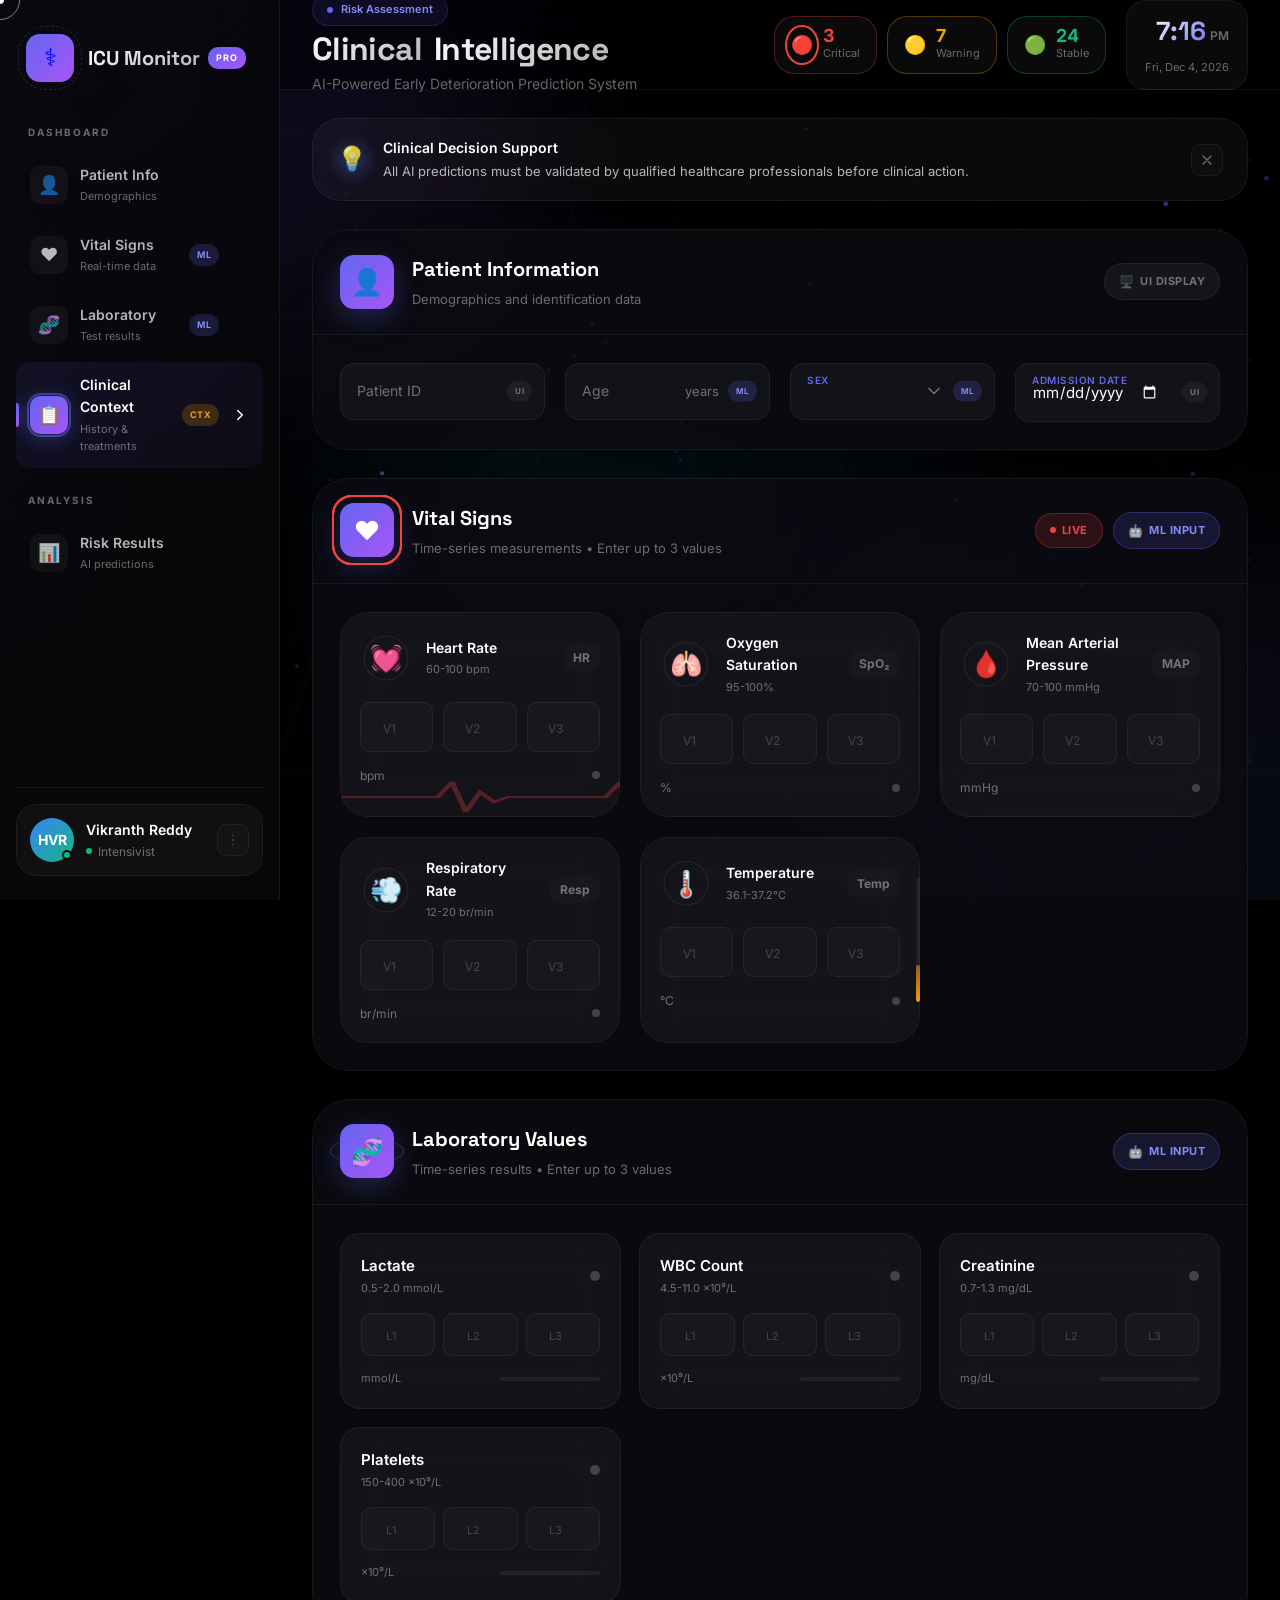
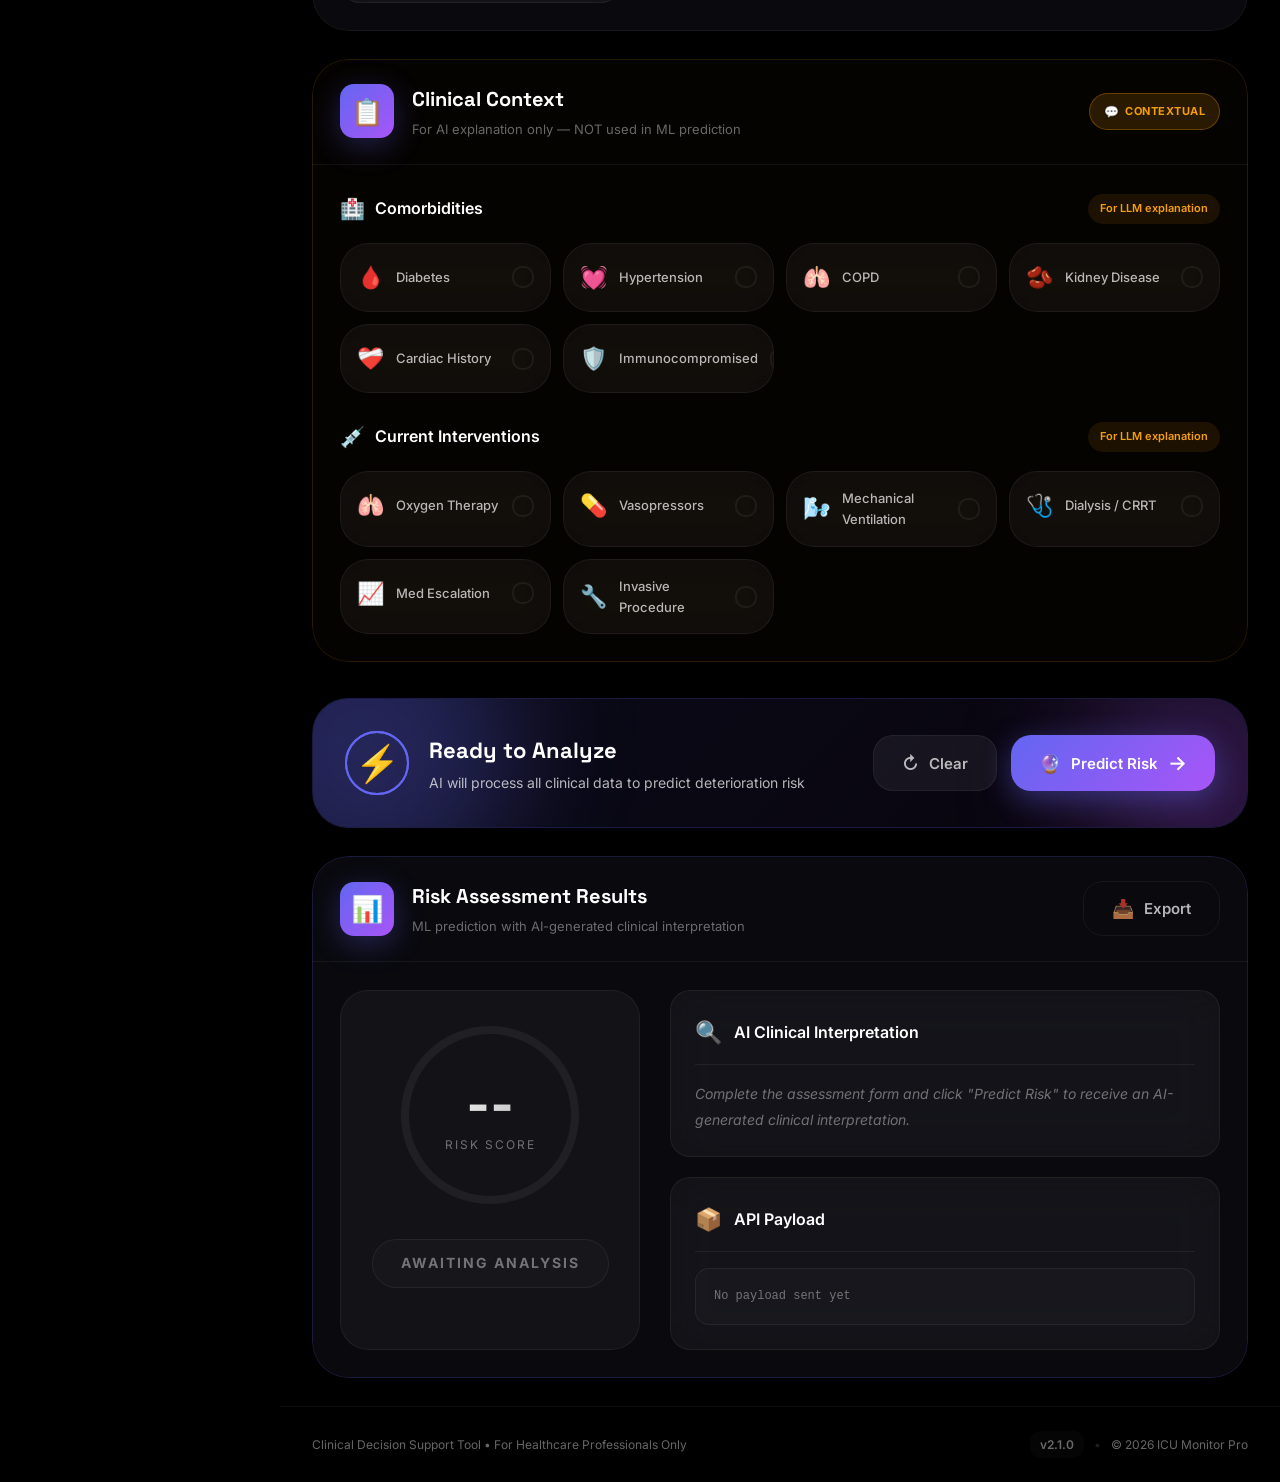
<file: indextest!.html>
<!DOCTYPE html>
<html lang="en">
<head>
    <meta charset="UTF-8">
    <meta name="viewport" content="width=device-width, initial-scale=1.0">
    <title>ICU Monitor Pro | AI Clinical Intelligence</title>
    <link rel="stylesheet" href="stylestest!.css">
    <link href="https://fonts.googleapis.com/css2?family=Inter:wght@300;400;500;600;700;800;900&family=Space+Grotesk:wght@400;500;600;700&display=swap" rel="stylesheet">
</head>
<body>
    <!-- Epic Preloader -->
    <div class="preloader" id="preloader">
        <div class="preloader-bg">
            <div class="preloader-gradient"></div>
        </div>
        <div class="preloader-content">
            <div class="preloader-logo">
                <div class="logo-morph">
                    <svg viewBox="0 0 100 100">
                        <defs>
                            <linearGradient id="preloaderGrad" x1="0%" y1="0%" x2="100%" y2="100%">
                                <stop offset="0%" style="stop-color:#6366f1"/>
                                <stop offset="50%" style="stop-color:#a855f7"/>
                                <stop offset="100%" style="stop-color:#06b6d4"/>
                            </linearGradient>
                        </defs>
                        <circle class="morph-circle" cx="50" cy="50" r="40"/>
                    </svg>
                    <div class="logo-icon-wrap">
                        <span class="logo-icon-main">⚕</span>
                    </div>
                </div>
                <div class="orbit-rings">
                    <div class="orbit orbit-1"><span></span></div>
                    <div class="orbit orbit-2"><span></span></div>
                    <div class="orbit orbit-3"><span></span></div>
                </div>
            </div>
            <div class="preloader-text-wrap">
                <div class="preloader-title">
                    <span class="char">I</span>
                    <span class="char">C</span>
                    <span class="char">U</span>
                    <span class="char space"></span>
                    <span class="char">M</span>
                    <span class="char">O</span>
                    <span class="char">N</span>
                    <span class="char">I</span>
                    <span class="char">T</span>
                    <span class="char">O</span>
                    <span class="char">R</span>
                </div>
                <div class="preloader-subtitle">Clinical Intelligence Platform</div>
            </div>
            <div class="preloader-progress">
                <div class="progress-track">
                    <div class="progress-fill"></div>
                    <div class="progress-glow"></div>
                </div>
                <div class="progress-text">Initializing AI Systems...</div>
            </div>
        </div>
    </div>

    <!-- Custom Cursor -->
    <div class="cursor" id="cursor">
        <div class="cursor-dot"></div>
        <div class="cursor-ring"></div>
        <div class="cursor-trail"></div>
    </div>

    <!-- Aurora Background -->
    <div class="aurora-bg">
        <div class="aurora aurora-1"></div>
        <div class="aurora aurora-2"></div>
        <div class="aurora aurora-3"></div>
        <div class="stars"></div>
        <div class="grid-perspective"></div>
        <canvas id="particles"></canvas>
    </div>

    <!-- Main App -->
    <div class="app" id="app">
        <!-- Premium Sidebar -->
        <aside class="sidebar" id="sidebar">
            <div class="sidebar-glow"></div>
            <div class="sidebar-inner">
                <!-- Logo -->
                <div class="logo-section">
                    <a href="#" class="logo">
                        <div class="logo-icon-container">
                            <div class="logo-bg"></div>
                            <div class="logo-icon">
                                <span>⚕</span>
                            </div>
                            <div class="logo-pulse"></div>
                            <div class="logo-ring"></div>
                        </div>
                        <div class="logo-text">
                            <span class="logo-title">ICU Monitor</span>
                            <span class="logo-badge">PRO</span>
                        </div>
                    </a>
                </div>

                <!-- Navigation -->
                <nav class="nav">
                    <div class="nav-section">
                        <span class="nav-section-title">Dashboard</span>
                        <div class="nav-items">
                            <a href="#patient-section" class="nav-link active" data-section="patient">
                                <div class="nav-link-bg"></div>
                                <div class="nav-link-glow"></div>
                                <div class="nav-icon">
                                    <span>👤</span>
                                    <div class="nav-icon-ring"></div>
                                </div>
                                <div class="nav-text">
                                    <span class="nav-label">Patient Info</span>
                                    <span class="nav-desc">Demographics</span>
                                </div>
                                <div class="nav-arrow">
                                    <svg viewBox="0 0 24 24"><path d="M9 18l6-6-6-6"/></svg>
                                </div>
                            </a>

                            <a href="#vitals-section" class="nav-link" data-section="vitals">
                                <div class="nav-link-bg"></div>
                                <div class="nav-link-glow"></div>
                                <div class="nav-icon pulse-icon">
                                    <span>❤️</span>
                                    <div class="nav-icon-ring"></div>
                                </div>
                                <div class="nav-text">
                                    <span class="nav-label">Vital Signs</span>
                                    <span class="nav-desc">Real-time data</span>
                                </div>
                                <span class="nav-badge ml-badge">ML</span>
                                <div class="nav-arrow">
                                    <svg viewBox="0 0 24 24"><path d="M9 18l6-6-6-6"/></svg>
                                </div>
                            </a>

                            <a href="#labs-section" class="nav-link" data-section="labs">
                                <div class="nav-link-bg"></div>
                                <div class="nav-link-glow"></div>
                                <div class="nav-icon">
                                    <span>🧬</span>
                                    <div class="nav-icon-ring"></div>
                                </div>
                                <div class="nav-text">
                                    <span class="nav-label">Laboratory</span>
                                    <span class="nav-desc">Test results</span>
                                </div>
                                <span class="nav-badge ml-badge">ML</span>
                                <div class="nav-arrow">
                                    <svg viewBox="0 0 24 24"><path d="M9 18l6-6-6-6"/></svg>
                                </div>
                            </a>

                            <a href="#context-section" class="nav-link" data-section="context">
                                <div class="nav-link-bg"></div>
                                <div class="nav-link-glow"></div>
                                <div class="nav-icon">
                                    <span>📋</span>
                                    <div class="nav-icon-ring"></div>
                                </div>
                                <div class="nav-text">
                                    <span class="nav-label">Clinical Context</span>
                                    <span class="nav-desc">History & treatments</span>
                                </div>
                                <span class="nav-badge ctx-badge">CTX</span>
                                <div class="nav-arrow">
                                    <svg viewBox="0 0 24 24"><path d="M9 18l6-6-6-6"/></svg>
                                </div>
                            </a>
                        </div>
                    </div>

                    <div class="nav-section">
                        <span class="nav-section-title">Analysis</span>
                        <div class="nav-items">
                            <a href="#results-section" class="nav-link" data-section="results">
                                <div class="nav-link-bg"></div>
                                <div class="nav-link-glow"></div>
                                <div class="nav-icon">
                                    <span>📊</span>
                                    <div class="nav-icon-ring"></div>
                                </div>
                                <div class="nav-text">
                                    <span class="nav-label">Risk Results</span>
                                    <span class="nav-desc">AI predictions</span>
                                </div>
                                <div class="nav-arrow">
                                    <svg viewBox="0 0 24 24"><path d="M9 18l6-6-6-6"/></svg>
                                </div>
                            </a>
                        </div>
                    </div>
                </nav>

                <!-- User Profile -->
                <div class="sidebar-footer">
                    <div class="user-card">
                        <div class="user-card-bg"></div>
                        <div class="user-avatar">
                            <span>HVR</span>
                            <div class="avatar-status"></div>
                            <svg class="avatar-ring" viewBox="0 0 100 100">
                                <circle cx="50" cy="50" r="45"/>
                            </svg>
                        </div>
                        <div class="user-info">
                            <span class="user-name">Vikranth Reddy</span>
                            <span class="user-role">
                                <span class="role-dot"></span>
                                Intensivist
                            </span>
                        </div>
                        <button class="user-menu-btn">
                            <svg viewBox="0 0 24 24"><circle cx="12" cy="5" r="1"/><circle cx="12" cy="12" r="1"/><circle cx="12" cy="19" r="1"/></svg>
                        </button>
                    </div>
                </div>
            </div>
        </aside>

        <!-- Main Content -->
        <main class="main">
            <!-- Floating Header -->
            <header class="header" id="header">
                <div class="header-bg"></div>
                <div class="header-content">
                    <div class="header-left">
                        <div class="page-badge">
                            <span class="badge-dot"></span>
                            <span>Risk Assessment</span>
                        </div>
                        <h1 class="page-title">
                            <span class="title-line">
                                <span class="word" data-aos="fade-up">Clinical</span>
                                <span class="word" data-aos="fade-up" data-aos-delay="100">Intelligence</span>
                            </span>
                        </h1>
                        <p class="page-subtitle">AI-Powered Early Deterioration Prediction System</p>
                    </div>
                    <div class="header-right">
                        <div class="header-metrics">
                            <div class="metric-card critical-metric">
                                <div class="metric-icon">
                                    <span>🔴</span>
                                    <div class="metric-pulse"></div>
                                </div>
                                <div class="metric-data">
                                    <span class="metric-value">3</span>
                                    <span class="metric-label">Critical</span>
                                </div>
                            </div>
                            <div class="metric-card warning-metric">
                                <div class="metric-icon"><span>🟡</span></div>
                                <div class="metric-data">
                                    <span class="metric-value">7</span>
                                    <span class="metric-label">Warning</span>
                                </div>
                            </div>
                            <div class="metric-card stable-metric">
                                <div class="metric-icon"><span>🟢</span></div>
                                <div class="metric-data">
                                    <span class="metric-value">24</span>
                                    <span class="metric-label">Stable</span>
                                </div>
                            </div>
                        </div>
                        <div class="time-widget">
                            <div class="time-display">
                                <span class="time-value" id="time-value">00:00</span>
                                <span class="time-period" id="time-period">AM</span>
                            </div>
                            <span class="date-display" id="date-display">Loading...</span>
                        </div>
                    </div>
                </div>
            </header>

            <!-- Scrollable Content -->
            <div class="content" id="content">
                <!-- Alert Banner -->
                <div class="alert-banner glass-card" id="alert-banner">
                    <div class="alert-icon-wrap">
                        <span class="alert-icon">💡</span>
                        <div class="alert-icon-glow"></div>
                    </div>
                    <div class="alert-content">
                        <span class="alert-title">Clinical Decision Support</span>
                        <span class="alert-text">All AI predictions must be validated by qualified healthcare professionals before clinical action.</span>
                    </div>
                    <button class="alert-dismiss" id="alert-dismiss">
                        <svg viewBox="0 0 24 24"><path d="M18 6L6 18M6 6l12 12"/></svg>
                    </button>
                </div>

                <!-- Patient Section -->
                <section class="section" id="patient-section">
                    <div class="card premium-card" data-tilt>
                        <div class="card-bg"></div>
                        <div class="card-border"></div>
                        <div class="card-glow"></div>
                        <div class="card-shine"></div>
                        
                        <div class="card-header">
                            <div class="card-title-area">
                                <div class="card-icon-3d">
                                    <div class="icon-face front">👤</div>
                                    <div class="icon-face back">🏥</div>
                                </div>
                                <div class="card-titles">
                                    <h2 class="card-title">Patient Information</h2>
                                    <p class="card-subtitle">Demographics and identification data</p>
                                </div>
                            </div>
                            <div class="card-badges">
                                <span class="badge badge-ui">
                                    <span class="badge-icon">🖥️</span>
                                    UI Display
                                </span>
                            </div>
                        </div>

                        <div class="card-body">
                            <div class="input-grid grid-4">
                                <!-- Patient ID -->
                                <div class="input-group">
                                    <div class="input-wrapper glass-input">
                                        <input type="text" id="patient-id" class="input" placeholder=" " autocomplete="off">
                                        <label class="input-label">Patient ID</label>
                                        <div class="input-highlight"></div>
                                        <span class="input-tag tag-ui">UI</span>
                                    </div>
                                </div>

                                <!-- Age -->
                                <div class="input-group">
                                    <div class="input-wrapper glass-input">
                                        <input type="number" id="age" class="input" placeholder=" " min="0" max="120" autocomplete="off">
                                        <label class="input-label">Age</label>
                                        <div class="input-highlight"></div>
                                        <span class="input-suffix">years</span>
                                        <span class="input-tag tag-ml">ML</span>
                                    </div>
                                </div>

                                <!-- Sex -->
                                <div class="input-group">
                                    <div class="input-wrapper glass-input select-wrapper">
                                        <select id="sex" class="input select">
                                            <option value="" disabled selected></option>
                                            <option value="Male">Male</option>
                                            <option value="Female">Female</option>
                                        </select>
                                        <label class="input-label">Sex</label>
                                        <div class="input-highlight"></div>
                                        <div class="select-arrow">
                                            <svg viewBox="0 0 24 24"><path d="M6 9l6 6 6-6"/></svg>
                                        </div>
                                        <span class="input-tag tag-ml">ML</span>
                                    </div>
                                </div>

                                <!-- Admission Date -->
                                <div class="input-group">
                                    <div class="input-wrapper glass-input">
                                        <input type="date" id="admission-date" class="input date-input">
                                        <label class="input-label active">Admission Date</label>
                                        <div class="input-highlight"></div>
                                        <span class="input-tag tag-ui">UI</span>
                                    </div>
                                </div>
                            </div>
                        </div>
                    </div>
                </section>

                <!-- Vitals Section -->
                <section class="section" id="vitals-section">
                    <div class="card premium-card" data-tilt>
                        <div class="card-bg"></div>
                        <div class="card-border"></div>
                        <div class="card-glow"></div>
                        <div class="card-shine"></div>
                        
                        <div class="card-header">
                            <div class="card-title-area">
                                <div class="card-icon-3d heartbeat">
                                    <div class="icon-face front">❤️</div>
                                    <div class="icon-face back">💓</div>
                                    <div class="heartbeat-waves">
                                        <span></span><span></span><span></span>
                                    </div>
                                </div>
                                <div class="card-titles">
                                    <h2 class="card-title">Vital Signs</h2>
                                    <p class="card-subtitle">Time-series measurements • Enter up to 3 values</p>
                                </div>
                            </div>
                            <div class="card-badges">
                                <span class="badge badge-live">
                                    <span class="live-dot"></span>
                                    LIVE
                                </span>
                                <span class="badge badge-ml">
                                    <span class="badge-icon">🤖</span>
                                    ML Input
                                </span>
                            </div>
                        </div>

                        <div class="card-body">
                            <div class="vitals-showcase">
                                <!-- Heart Rate -->
                                <div class="vital-card" data-vital="hr">
                                    <div class="vital-bg"></div>
                                    <div class="vital-border"></div>
                                    <div class="vital-content">
                                        <div class="vital-header">
                                            <div class="vital-icon-wrap">
                                                <span class="vital-icon">💓</span>
                                                <svg class="vital-ring" viewBox="0 0 100 100">
                                                    <circle class="ring-bg" cx="50" cy="50" r="42"/>
                                                    <circle class="ring-fill hr-ring" cx="50" cy="50" r="42"/>
                                                </svg>
                                            </div>
                                            <div class="vital-info">
                                                <span class="vital-name">Heart Rate</span>
                                                <span class="vital-range">60-100 bpm</span>
                                            </div>
                                            <span class="vital-code">HR</span>
                                        </div>
                                        <div class="vital-inputs">
                                            <div class="mini-input-wrap">
                                                <input type="number" class="mini-input hr" placeholder="V1">
                                                <div class="mini-input-line"></div>
                                            </div>
                                            <div class="mini-input-wrap">
                                                <input type="number" class="mini-input hr" placeholder="V2">
                                                <div class="mini-input-line"></div>
                                            </div>
                                            <div class="mini-input-wrap">
                                                <input type="number" class="mini-input hr" placeholder="V3">
                                                <div class="mini-input-line"></div>
                                            </div>
                                        </div>
                                        <div class="vital-footer">
                                            <span class="vital-unit">bpm</span>
                                            <div class="vital-status"></div>
                                        </div>
                                    </div>
                                    <div class="vital-wave hr-wave">
                                        <svg viewBox="0 0 200 40" preserveAspectRatio="none">
                                            <path class="wave-path" d="M0,20 L30,20 L35,20 L40,5 L45,35 L50,15 L55,25 L60,20 L90,20 L95,20 L100,5 L105,35 L110,15 L115,25 L120,20 L150,20 L155,20 L160,5 L165,35 L170,15 L175,25 L180,20 L200,20"/>
                                        </svg>
                                    </div>
                                </div>

                                <!-- SpO2 -->
                                <div class="vital-card" data-vital="spo2">
                                    <div class="vital-bg"></div>
                                    <div class="vital-border"></div>
                                    <div class="vital-content">
                                        <div class="vital-header">
                                            <div class="vital-icon-wrap">
                                                <span class="vital-icon">🫁</span>
                                                <svg class="vital-ring" viewBox="0 0 100 100">
                                                    <circle class="ring-bg" cx="50" cy="50" r="42"/>
                                                    <circle class="ring-fill spo2-ring" cx="50" cy="50" r="42"/>
                                                </svg>
                                            </div>
                                            <div class="vital-info">
                                                <span class="vital-name">Oxygen Saturation</span>
                                                <span class="vital-range">95-100%</span>
                                            </div>
                                            <span class="vital-code">SpO₂</span>
                                        </div>
                                        <div class="vital-inputs">
                                            <div class="mini-input-wrap">
                                                <input type="number" class="mini-input spo2" placeholder="V1">
                                                <div class="mini-input-line spo2-line"></div>
                                            </div>
                                            <div class="mini-input-wrap">
                                                <input type="number" class="mini-input spo2" placeholder="V2">
                                                <div class="mini-input-line spo2-line"></div>
                                            </div>
                                            <div class="mini-input-wrap">
                                                <input type="number" class="mini-input spo2" placeholder="V3">
                                                <div class="mini-input-line spo2-line"></div>
                                            </div>
                                        </div>
                                        <div class="vital-footer">
                                            <span class="vital-unit">%</span>
                                            <div class="vital-status"></div>
                                        </div>
                                    </div>
                                </div>

                                <!-- MAP -->
                                <div class="vital-card" data-vital="map">
                                    <div class="vital-bg"></div>
                                    <div class="vital-border"></div>
                                    <div class="vital-content">
                                        <div class="vital-header">
                                            <div class="vital-icon-wrap">
                                                <span class="vital-icon">🩸</span>
                                                <svg class="vital-ring" viewBox="0 0 100 100">
                                                    <circle class="ring-bg" cx="50" cy="50" r="42"/>
                                                    <circle class="ring-fill map-ring" cx="50" cy="50" r="42"/>
                                                </svg>
                                            </div>
                                            <div class="vital-info">
                                                <span class="vital-name">Mean Arterial Pressure</span>
                                                <span class="vital-range">70-100 mmHg</span>
                                            </div>
                                            <span class="vital-code">MAP</span>
                                        </div>
                                        <div class="vital-inputs">
                                            <div class="mini-input-wrap">
                                                <input type="number" class="mini-input map" placeholder="V1">
                                                <div class="mini-input-line map-line"></div>
                                            </div>
                                            <div class="mini-input-wrap">
                                                <input type="number" class="mini-input map" placeholder="V2">
                                                <div class="mini-input-line map-line"></div>
                                            </div>
                                            <div class="mini-input-wrap">
                                                <input type="number" class="mini-input map" placeholder="V3">
                                                <div class="mini-input-line map-line"></div>
                                            </div>
                                        </div>
                                        <div class="vital-footer">
                                            <span class="vital-unit">mmHg</span>
                                            <div class="vital-status"></div>
                                        </div>
                                    </div>
                                </div>

                                <!-- Respiratory Rate -->
                                <div class="vital-card" data-vital="resp">
                                    <div class="vital-bg"></div>
                                    <div class="vital-border"></div>
                                    <div class="vital-content">
                                        <div class="vital-header">
                                            <div class="vital-icon-wrap breathing">
                                                <span class="vital-icon">💨</span>
                                                <svg class="vital-ring" viewBox="0 0 100 100">
                                                    <circle class="ring-bg" cx="50" cy="50" r="42"/>
                                                    <circle class="ring-fill resp-ring" cx="50" cy="50" r="42"/>
                                                </svg>
                                            </div>
                                            <div class="vital-info">
                                                <span class="vital-name">Respiratory Rate</span>
                                                <span class="vital-range">12-20 br/min</span>
                                            </div>
                                            <span class="vital-code">Resp</span>
                                        </div>
                                        <div class="vital-inputs">
                                            <div class="mini-input-wrap">
                                                <input type="number" class="mini-input resp" placeholder="V1">
                                                <div class="mini-input-line resp-line"></div>
                                            </div>
                                            <div class="mini-input-wrap">
                                                <input type="number" class="mini-input resp" placeholder="V2">
                                                <div class="mini-input-line resp-line"></div>
                                            </div>
                                            <div class="mini-input-wrap">
                                                <input type="number" class="mini-input resp" placeholder="V3">
                                                <div class="mini-input-line resp-line"></div>
                                            </div>
                                        </div>
                                        <div class="vital-footer">
                                            <span class="vital-unit">br/min</span>
                                            <div class="vital-status"></div>
                                        </div>
                                    </div>
                                </div>

                                <!-- Temperature -->
                                <div class="vital-card" data-vital="temp">
                                    <div class="vital-bg"></div>
                                    <div class="vital-border"></div>
                                    <div class="vital-content">
                                        <div class="vital-header">
                                            <div class="vital-icon-wrap">
                                                <span class="vital-icon">🌡️</span>
                                                <svg class="vital-ring" viewBox="0 0 100 100">
                                                    <circle class="ring-bg" cx="50" cy="50" r="42"/>
                                                    <circle class="ring-fill temp-ring" cx="50" cy="50" r="42"/>
                                                </svg>
                                            </div>
                                            <div class="vital-info">
                                                <span class="vital-name">Temperature</span>
                                                <span class="vital-range">36.1-37.2°C</span>
                                            </div>
                                            <span class="vital-code">Temp</span>
                                        </div>
                                        <div class="vital-inputs">
                                            <div class="mini-input-wrap">
                                                <input type="number" class="mini-input temp" placeholder="V1" step="0.1">
                                                <div class="mini-input-line temp-line"></div>
                                            </div>
                                            <div class="mini-input-wrap">
                                                <input type="number" class="mini-input temp" placeholder="V2" step="0.1">
                                                <div class="mini-input-line temp-line"></div>
                                            </div>
                                            <div class="mini-input-wrap">
                                                <input type="number" class="mini-input temp" placeholder="V3" step="0.1">
                                                <div class="mini-input-line temp-line"></div>
                                            </div>
                                        </div>
                                        <div class="vital-footer">
                                            <span class="vital-unit">°C</span>
                                            <div class="vital-status"></div>
                                        </div>
                                    </div>
                                    <div class="temp-indicator">
                                        <div class="temp-fill"></div>
                                    </div>
                                </div>
                            </div>
                        </div>
                    </div>
                </section>

                <!-- Labs Section -->
                <section class="section" id="labs-section">
                    <div class="card premium-card" data-tilt>
                        <div class="card-bg"></div>
                        <div class="card-border"></div>
                        <div class="card-glow"></div>
                        <div class="card-shine"></div>
                        
                        <div class="card-header">
                            <div class="card-title-area">
                                <div class="card-icon-3d dna">
                                    <div class="icon-face front">🧬</div>
                                    <div class="icon-face back">🔬</div>
                                    <div class="dna-helix">
                                        <span></span><span></span><span></span>
                                    </div>
                                </div>
                                <div class="card-titles">
                                    <h2 class="card-title">Laboratory Values</h2>
                                    <p class="card-subtitle">Time-series results • Enter up to 3 values</p>
                                </div>
                            </div>
                            <div class="card-badges">
                                <span class="badge badge-ml">
                                    <span class="badge-icon">🤖</span>
                                    ML Input
                                </span>
                            </div>
                        </div>

                        <div class="card-body">
                            <div class="labs-grid">
                                <!-- Lactate -->
                                <div class="lab-card glass-card">
                                    <div class="lab-card-glow"></div>
                                    <div class="lab-header">
                                        <div class="lab-info">
                                            <span class="lab-name">Lactate</span>
                                            <span class="lab-ref">0.5-2.0 mmol/L</span>
                                        </div>
                                        <div class="lab-indicator"></div>
                                    </div>
                                    <div class="lab-inputs">
                                        <input type="number" class="lab-input lactate" placeholder="L1" step="0.1">
                                        <input type="number" class="lab-input lactate" placeholder="L2" step="0.1">
                                        <input type="number" class="lab-input lactate" placeholder="L3" step="0.1">
                                    </div>
                                    <div class="lab-footer">
                                        <span class="lab-unit">mmol/L</span>
                                        <div class="lab-bar"><div class="lab-bar-fill"></div></div>
                                    </div>
                                </div>

                                <!-- WBC -->
                                <div class="lab-card glass-card">
                                    <div class="lab-card-glow"></div>
                                    <div class="lab-header">
                                        <div class="lab-info">
                                            <span class="lab-name">WBC Count</span>
                                            <span class="lab-ref">4.5-11.0 ×10⁹/L</span>
                                        </div>
                                        <div class="lab-indicator"></div>
                                    </div>
                                    <div class="lab-inputs">
                                        <input type="number" class="lab-input wbc" placeholder="L1" step="0.1">
                                        <input type="number" class="lab-input wbc" placeholder="L2" step="0.1">
                                        <input type="number" class="lab-input wbc" placeholder="L3" step="0.1">
                                    </div>
                                    <div class="lab-footer">
                                        <span class="lab-unit">×10⁹/L</span>
                                        <div class="lab-bar"><div class="lab-bar-fill"></div></div>
                                    </div>
                                </div>

                                <!-- Creatinine -->
                                <div class="lab-card glass-card">
                                    <div class="lab-card-glow"></div>
                                    <div class="lab-header">
                                        <div class="lab-info">
                                            <span class="lab-name">Creatinine</span>
                                            <span class="lab-ref">0.7-1.3 mg/dL</span>
                                        </div>
                                        <div class="lab-indicator"></div>
                                    </div>
                                    <div class="lab-inputs">
                                        <input type="number" class="lab-input creatinine" placeholder="L1" step="0.01">
                                        <input type="number" class="lab-input creatinine" placeholder="L2" step="0.01">
                                        <input type="number" class="lab-input creatinine" placeholder="L3" step="0.01">
                                    </div>
                                    <div class="lab-footer">
                                        <span class="lab-unit">mg/dL</span>
                                        <div class="lab-bar"><div class="lab-bar-fill"></div></div>
                                    </div>
                                </div>

                                <!-- Platelets -->
                                <div class="lab-card glass-card">
                                    <div class="lab-card-glow"></div>
                                    <div class="lab-header">
                                        <div class="lab-info">
                                            <span class="lab-name">Platelets</span>
                                            <span class="lab-ref">150-400 ×10⁹/L</span>
                                        </div>
                                        <div class="lab-indicator"></div>
                                    </div>
                                    <div class="lab-inputs">
                                        <input type="number" class="lab-input platelets" placeholder="L1">
                                        <input type="number" class="lab-input platelets" placeholder="L2">
                                        <input type="number" class="lab-input platelets" placeholder="L3">
                                    </div>
                                    <div class="lab-footer">
                                        <span class="lab-unit">×10⁹/L</span>
                                        <div class="lab-bar"><div class="lab-bar-fill"></div></div>
                                    </div>
                                </div>
                            </div>
                        </div>
                    </div>
                </section>

                <!-- Context Section -->
                <section class="section" id="context-section">
                    <div class="card premium-card context-card" data-tilt>
                        <div class="card-bg context-bg"></div>
                        <div class="card-border context-border"></div>
                        <div class="card-glow context-glow"></div>
                        <div class="card-shine"></div>
                        
                        <div class="card-header">
                            <div class="card-title-area">
                                <div class="card-icon-3d">
                                    <div class="icon-face front">📋</div>
                                    <div class="icon-face back">📝</div>
                                </div>
                                <div class="card-titles">
                                    <h2 class="card-title">Clinical Context</h2>
                                    <p class="card-subtitle">For AI explanation only — NOT used in ML prediction</p>
                                </div>
                            </div>
                            <div class="card-badges">
                                <span class="badge badge-ctx">
                                    <span class="badge-icon">💬</span>
                                    Contextual
                                </span>
                            </div>
                        </div>

                        <div class="card-body">
                            <!-- Comorbidities -->
                            <div class="context-block">
                                <div class="context-header">
                                    <h3><span class="context-icon">🏥</span> Comorbidities</h3>
                                    <span class="context-hint">For LLM explanation</span>
                                </div>
                                <div class="checkbox-grid">
                                    <label class="checkbox-card glass-card">
                                        <input type="checkbox" name="comorbidities" value="Diabetes">
                                        <div class="checkbox-content">
                                            <div class="checkbox-icon">🩸</div>
                                            <span class="checkbox-label">Diabetes</span>
                                            <div class="checkbox-check">
                                                <svg viewBox="0 0 24 24"><path d="M20 6L9 17l-5-5"/></svg>
                                            </div>
                                        </div>
                                    </label>
                                    <label class="checkbox-card glass-card">
                                        <input type="checkbox" name="comorbidities" value="Hypertension">
                                        <div class="checkbox-content">
                                            <div class="checkbox-icon">💓</div>
                                            <span class="checkbox-label">Hypertension</span>
                                            <div class="checkbox-check">
                                                <svg viewBox="0 0 24 24"><path d="M20 6L9 17l-5-5"/></svg>
                                            </div>
                                        </div>
                                    </label>
                                    <label class="checkbox-card glass-card">
                                        <input type="checkbox" name="comorbidities" value="COPD">
                                        <div class="checkbox-content">
                                            <div class="checkbox-icon">🫁</div>
                                            <span class="checkbox-label">COPD</span>
                                            <div class="checkbox-check">
                                                <svg viewBox="0 0 24 24"><path d="M20 6L9 17l-5-5"/></svg>
                                            </div>
                                        </div>
                                    </label>
                                    <label class="checkbox-card glass-card">
                                        <input type="checkbox" name="comorbidities" value="Chronic Kidney Disease">
                                        <div class="checkbox-content">
                                            <div class="checkbox-icon">🫘</div>
                                            <span class="checkbox-label">Kidney Disease</span>
                                            <div class="checkbox-check">
                                                <svg viewBox="0 0 24 24"><path d="M20 6L9 17l-5-5"/></svg>
                                            </div>
                                        </div>
                                    </label>
                                    <label class="checkbox-card glass-card">
                                        <input type="checkbox" name="comorbidities" value="Cardiac History">
                                        <div class="checkbox-content">
                                            <div class="checkbox-icon">❤️‍🩹</div>
                                            <span class="checkbox-label">Cardiac History</span>
                                            <div class="checkbox-check">
                                                <svg viewBox="0 0 24 24"><path d="M20 6L9 17l-5-5"/></svg>
                                            </div>
                                        </div>
                                    </label>
                                    <label class="checkbox-card glass-card">
                                        <input type="checkbox" name="comorbidities" value="Immunocompromised">
                                        <div class="checkbox-content">
                                            <div class="checkbox-icon">🛡️</div>
                                            <span class="checkbox-label">Immunocompromised</span>
                                            <div class="checkbox-check">
                                                <svg viewBox="0 0 24 24"><path d="M20 6L9 17l-5-5"/></svg>
                                            </div>
                                        </div>
                                    </label>
                                </div>
                            </div>

                            <!-- Interventions -->
                            <div class="context-block">
                                <div class="context-header">
                                    <h3><span class="context-icon">💉</span> Current Interventions</h3>
                                    <span class="context-hint">For LLM explanation</span>
                                </div>
                                <div class="checkbox-grid">
                                    <label class="checkbox-card glass-card">
                                        <input type="checkbox" name="interventions" value="Oxygen Therapy">
                                        <div class="checkbox-content">
                                            <div class="checkbox-icon">🫁</div>
                                            <span class="checkbox-label">Oxygen Therapy</span>
                                            <div class="checkbox-check">
                                                <svg viewBox="0 0 24 24"><path d="M20 6L9 17l-5-5"/></svg>
                                            </div>
                                        </div>
                                    </label>
                                    <label class="checkbox-card glass-card">
                                        <input type="checkbox" name="interventions" value="Vasopressors">
                                        <div class="checkbox-content">
                                            <div class="checkbox-icon">💊</div>
                                            <span class="checkbox-label">Vasopressors</span>
                                            <div class="checkbox-check">
                                                <svg viewBox="0 0 24 24"><path d="M20 6L9 17l-5-5"/></svg>
                                            </div>
                                        </div>
                                    </label>
                                    <label class="checkbox-card glass-card">
                                        <input type="checkbox" name="interventions" value="Mechanical Ventilation">
                                        <div class="checkbox-content">
                                            <div class="checkbox-icon">🌬️</div>
                                            <span class="checkbox-label">Mechanical Ventilation</span>
                                            <div class="checkbox-check">
                                                <svg viewBox="0 0 24 24"><path d="M20 6L9 17l-5-5"/></svg>
                                            </div>
                                        </div>
                                    </label>
                                    <label class="checkbox-card glass-card">
                                        <input type="checkbox" name="interventions" value="Dialysis">
                                        <div class="checkbox-content">
                                            <div class="checkbox-icon">🩺</div>
                                            <span class="checkbox-label">Dialysis / CRRT</span>
                                            <div class="checkbox-check">
                                                <svg viewBox="0 0 24 24"><path d="M20 6L9 17l-5-5"/></svg>
                                            </div>
                                        </div>
                                    </label>
                                    <label class="checkbox-card glass-card">
                                        <input type="checkbox" name="interventions" value="Medication Escalation">
                                        <div class="checkbox-content">
                                            <div class="checkbox-icon">📈</div>
                                            <span class="checkbox-label">Med Escalation</span>
                                            <div class="checkbox-check">
                                                <svg viewBox="0 0 24 24"><path d="M20 6L9 17l-5-5"/></svg>
                                            </div>
                                        </div>
                                    </label>
                                    <label class="checkbox-card glass-card">
                                        <input type="checkbox" name="interventions" value="Invasive Procedure">
                                        <div class="checkbox-content">
                                            <div class="checkbox-icon">🔧</div>
                                            <span class="checkbox-label">Invasive Procedure</span>
                                            <div class="checkbox-check">
                                                <svg viewBox="0 0 24 24"><path d="M20 6L9 17l-5-5"/></svg>
                                            </div>
                                        </div>
                                    </label>
                                </div>
                            </div>
                        </div>
                    </div>
                </section>

                <!-- Action Section -->
                <section class="section action-section">
                    <div class="action-card glass-card">
                        <div class="action-bg">
                            <div class="action-orb orb-1"></div>
                            <div class="action-orb orb-2"></div>
                        </div>
                        <div class="action-content">
                            <div class="action-left">
                                <div class="action-icon-wrap">
                                    <div class="action-icon">⚡</div>
                                    <div class="action-pulse"></div>
                                    <div class="action-pulse delay"></div>
                                </div>
                                <div class="action-text">
                                    <h3 class="action-title">Ready to Analyze</h3>
                                    <p class="action-subtitle">AI will process all clinical data to predict deterioration risk</p>
                                </div>
                            </div>
                            <div class="action-buttons">
                                <button class="btn btn-secondary" id="clear-btn">
                                    <span class="btn-icon">↻</span>
                                    <span class="btn-text">Clear</span>
                                </button>
                                <button class="btn btn-primary" id="predict-btn">
                                    <div class="btn-bg"></div>
                                    <span class="btn-icon">🔮</span>
                                    <span class="btn-text">Predict Risk</span>
                                    <span class="btn-arrow">→</span>
                                    <div class="btn-shine"></div>
                                </button>
                            </div>
                        </div>
                    </div>
                </section>

                <!-- Results Section -->
                <section class="section" id="results-section">
                    <div class="card premium-card results-card" data-tilt>
                        <div class="card-bg results-bg"></div>
                        <div class="card-border results-border"></div>
                        <div class="card-glow results-glow"></div>
                        <div class="card-shine"></div>
                        
                        <div class="card-header">
                            <div class="card-title-area">
                                <div class="card-icon-3d">
                                    <div class="icon-face front">📊</div>
                                    <div class="icon-face back">🎯</div>
                                </div>
                                <div class="card-titles">
                                    <h2 class="card-title">Risk Assessment Results</h2>
                                    <p class="card-subtitle">ML prediction with AI-generated clinical interpretation</p>
                                </div>
                            </div>
                            <button class="btn btn-outline" id="export-btn">
                                <span class="btn-icon">📥</span>
                                <span class="btn-text">Export</span>
                            </button>
                        </div>

                        <div class="card-body">
                            <div class="results-layout">
                                <!-- Score Display -->
                                <div class="score-display">
                                    <div class="score-visual">
                                        <div class="score-ring-container">
                                            <svg class="score-ring" viewBox="0 0 200 200" id="score-ring">
                                                <defs>
                                                    <linearGradient id="scoreGradient" x1="0%" y1="0%" x2="100%" y2="100%">
                                                        <stop offset="0%" style="stop-color:#6366f1"/>
                                                        <stop offset="50%" style="stop-color:#a855f7"/>
                                                        <stop offset="100%" style="stop-color:#06b6d4"/>
                                                    </linearGradient>
                                                </defs>
                                                <circle class="score-bg-ring" cx="100" cy="100" r="85"/>
                                                <circle class="score-fill-ring" id="score-fill" cx="100" cy="100" r="85"/>
                                            </svg>
                                            <div class="score-center">
                                                <span class="score-value" id="riskScore">--</span>
                                                <span class="score-label">Risk Score</span>
                                            </div>
                                            <div class="score-particles">
                                                <span></span><span></span><span></span><span></span>
                                            </div>
                                        </div>
                                    </div>
                                    <div class="risk-level-badge" id="risk-badge">
                                        <span class="risk-level-text" id="riskLevel">Awaiting Analysis</span>
                                    </div>
                                </div>

                                <!-- Results Details -->
                                <div class="results-details">
                                    <div class="result-block glass-card">
                                        <div class="result-header">
                                            <span class="result-icon">🔍</span>
                                            <h4>AI Clinical Interpretation</h4>
                                        </div>
                                        <div class="result-content" id="explanation">
                                            <p class="placeholder-text">Complete the assessment form and click "Predict Risk" to receive an AI-generated clinical interpretation.</p>
                                        </div>
                                    </div>

                                    <div class="result-block glass-card">
                                        <div class="result-header">
                                            <span class="result-icon">📦</span>
                                            <h4>API Payload</h4>
                                        </div>
                                        <pre class="payload-display" id="payload-display">No payload sent yet</pre>
                                    </div>
                                </div>
                            </div>
                        </div>
                    </div>
                </section>
            </div>

            <!-- Footer -->
            <footer class="footer">
                <div class="footer-content">
                    <p>Clinical Decision Support Tool • For Healthcare Professionals Only</p>
                    <div class="footer-meta">
                        <span class="version">v2.1.0</span>
                        <span class="divider">•</span>
                        <span>© 2026 ICU Monitor Pro</span>
                    </div>
                </div>
            </footer>
        </main>
    </div>

    <!-- Toast -->
    <div class="toast" id="toast">
        <div class="toast-icon" id="toast-icon">✓</div>
        <div class="toast-content">
            <span class="toast-message" id="toast-message">Success!</span>
        </div>
        <div class="toast-progress"></div>
    </div>

    <script src="scripttest!.js"></script>
</body>
</html>
</file>
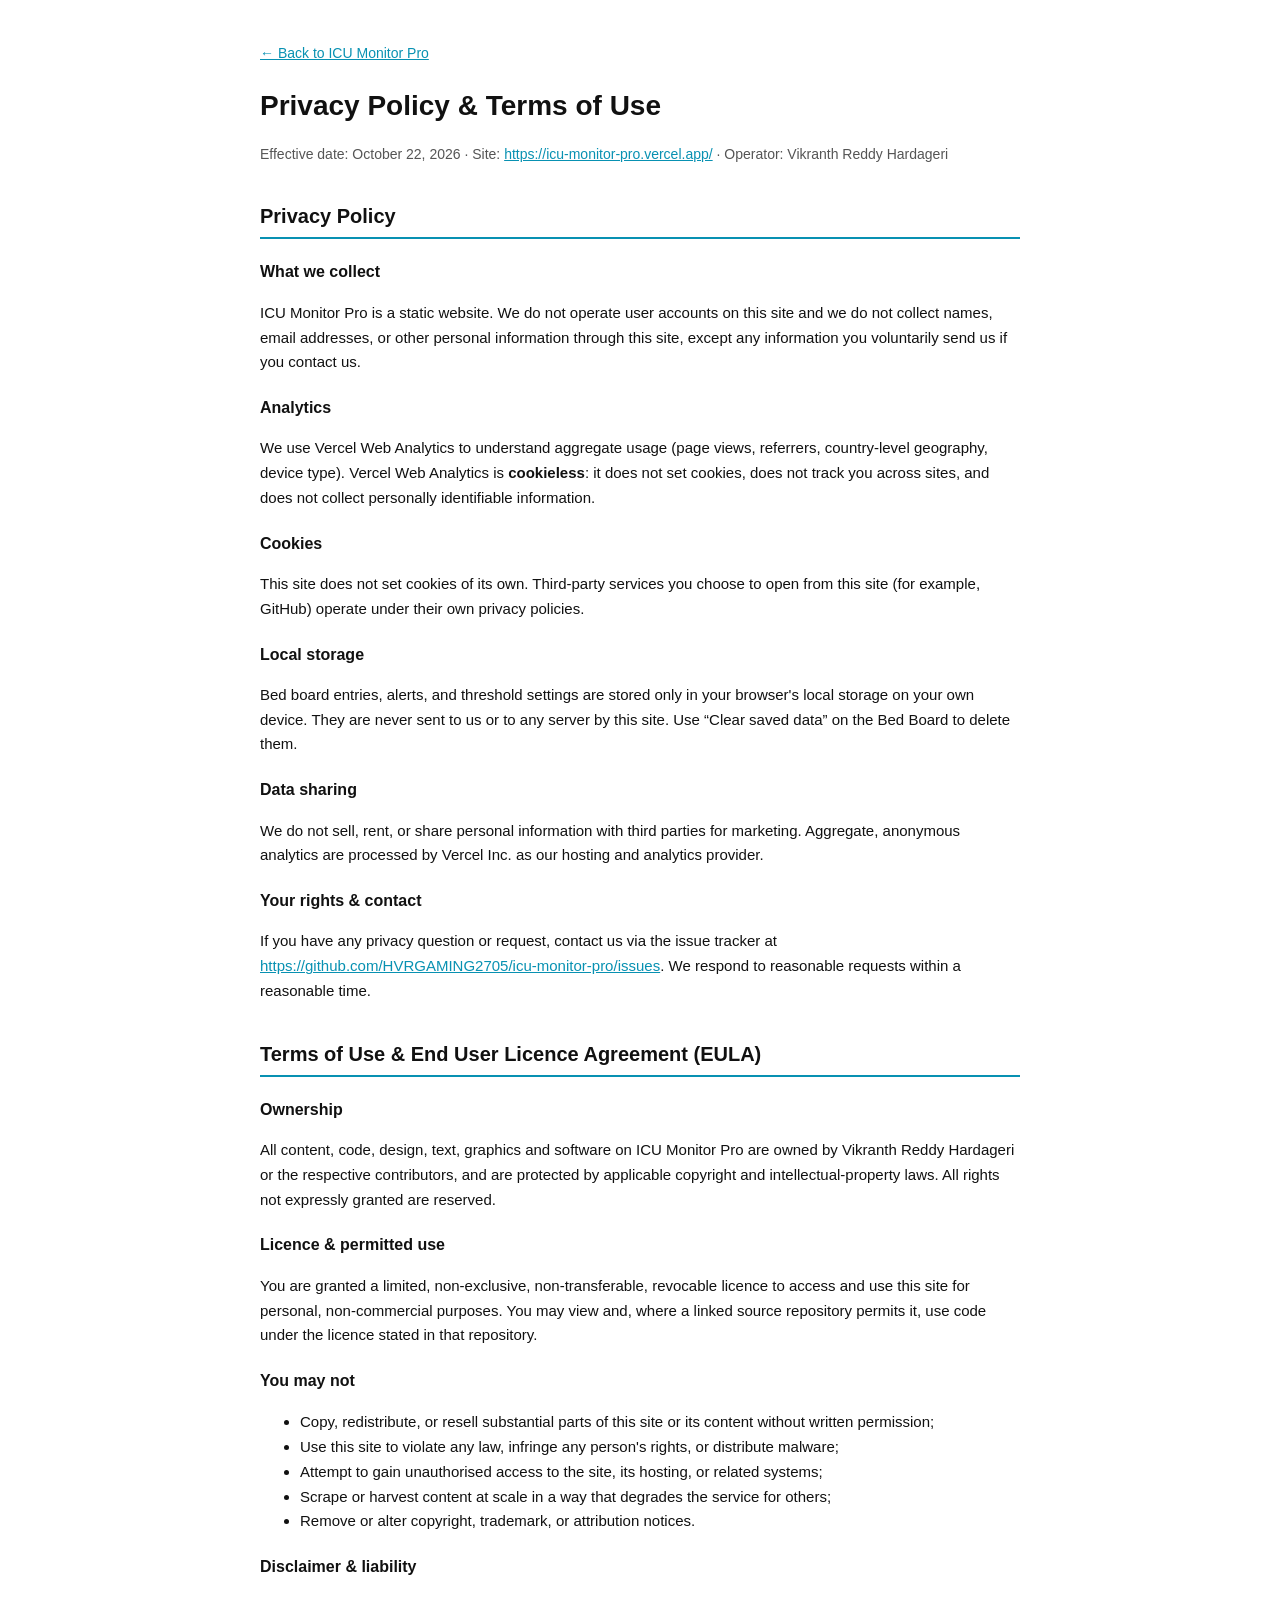
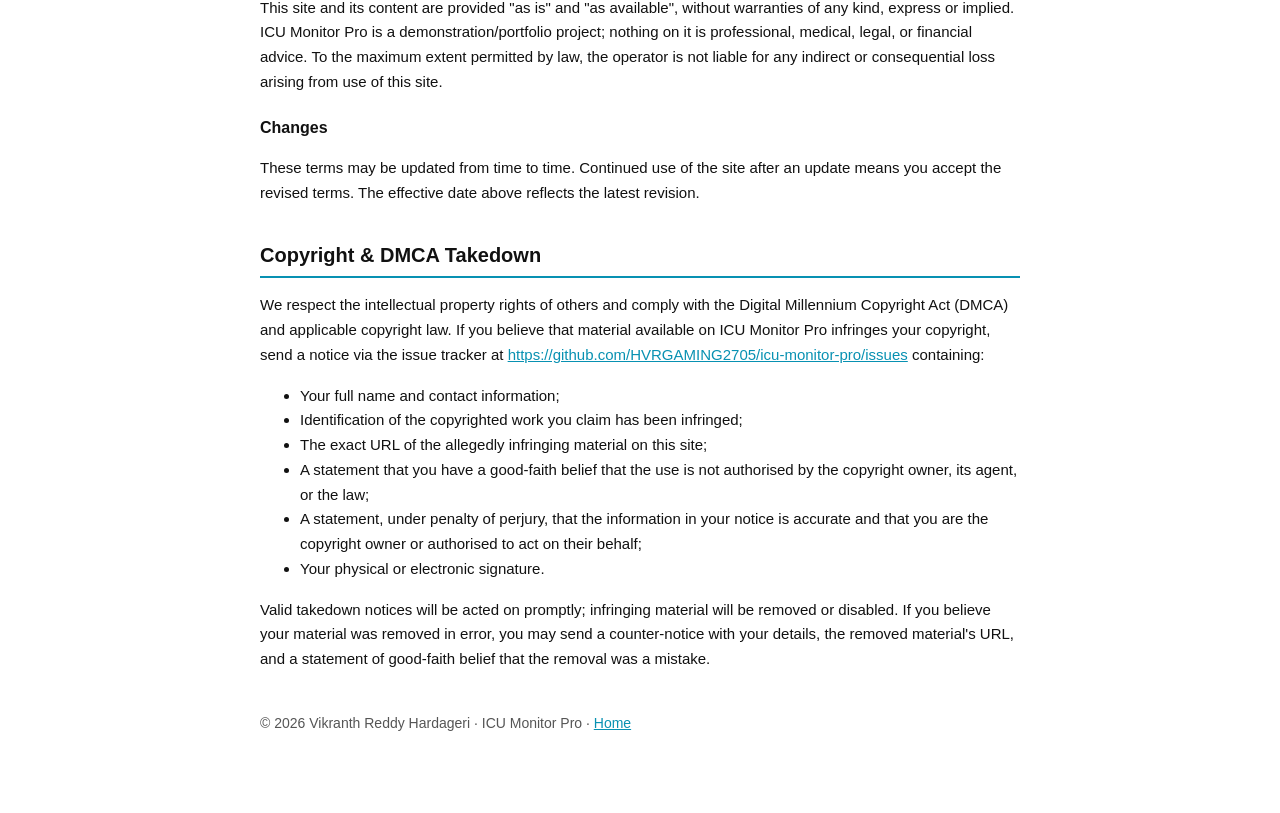
<file: legal.html>
<!DOCTYPE html>
<html lang="en">
<head>
<meta charset="UTF-8">
<meta name="viewport" content="width=device-width, initial-scale=1.0">
<title>Privacy Policy &amp; Terms — ICU Monitor Pro</title>
<meta name="description" content="Privacy Policy, Terms of Use and copyright (DMCA) information for ICU Monitor Pro.">
<style>
  body { font-family: -apple-system, "Segoe UI", Roboto, Helvetica, Arial, sans-serif; color:#111; background:#fff; margin:0; line-height:1.65; }
  main { max-width: 760px; margin: 0 auto; padding: 40px 22px 64px; }
  h1 { font-size: 28px; margin: 0 0 4px; }
  h2 { font-size: 20px; margin: 34px 0 8px; border-bottom: 2px solid #0891b2; padding-bottom: 4px; }
  h3 { font-size: 16px; margin: 20px 0 6px; }
  p, li { font-size: 15px; }
  .muted { color:#555; font-size: 14px; }
  a { color: #0891b2; }
  .home { display:inline-block; margin-bottom: 18px; font-size: 14px; }
</style>
</head>
<body>
<main>
<a class="home" href="/">&larr; Back to ICU Monitor Pro</a>
<h1>Privacy Policy &amp; Terms of Use</h1>
<p class="muted">Effective date: October 22, 2026 &middot; Site: <a href="https://icu-monitor-pro.vercel.app/">https://icu-monitor-pro.vercel.app/</a> &middot; Operator: Vikranth Reddy Hardageri</p>

<h2>Privacy Policy</h2>
<h3>What we collect</h3>
<p>ICU Monitor Pro is a static website. We do not operate user accounts on this site and we do not collect names, email addresses, or other personal information through this site, except any information you voluntarily send us if you contact us.</p>
<h3>Analytics</h3>
<p>We use Vercel Web Analytics to understand aggregate usage (page views, referrers, country-level geography, device type). Vercel Web Analytics is <strong>cookieless</strong>: it does not set cookies, does not track you across sites, and does not collect personally identifiable information.</p>
<h3>Cookies</h3>
<p>This site does not set cookies of its own. Third-party services you choose to open from this site (for example, GitHub) operate under their own privacy policies.</p>
<h3>Local storage</h3>
<p>Bed board entries, alerts, and threshold settings are stored only in your browser's local storage on your own device. They are never sent to us or to any server by this site. Use “Clear saved data” on the Bed Board to delete them.</p>

<h3>Data sharing</h3>
<p>We do not sell, rent, or share personal information with third parties for marketing. Aggregate, anonymous analytics are processed by Vercel Inc. as our hosting and analytics provider.</p>
<h3>Your rights &amp; contact</h3>
<p>If you have any privacy question or request, contact us via the issue tracker at <a href="https://github.com/HVRGAMING2705/icu-monitor-pro/issues">https://github.com/HVRGAMING2705/icu-monitor-pro/issues</a>. We respond to reasonable requests within a reasonable time.</p>

<h2>Terms of Use &amp; End User Licence Agreement (EULA)</h2>
<h3>Ownership</h3>
<p>All content, code, design, text, graphics and software on ICU Monitor Pro are owned by Vikranth Reddy Hardageri or the respective contributors, and are protected by applicable copyright and intellectual-property laws. All rights not expressly granted are reserved.</p>
<h3>Licence &amp; permitted use</h3>
<p>You are granted a limited, non-exclusive, non-transferable, revocable licence to access and use this site for personal, non-commercial purposes. You may view and, where a linked source repository permits it, use code under the licence stated in that repository.</p>
<h3>You may not</h3>
<ul>
<li>Copy, redistribute, or resell substantial parts of this site or its content without written permission;</li>
<li>Use this site to violate any law, infringe any person's rights, or distribute malware;</li>
<li>Attempt to gain unauthorised access to the site, its hosting, or related systems;</li>
<li>Scrape or harvest content at scale in a way that degrades the service for others;</li>
<li>Remove or alter copyright, trademark, or attribution notices.</li>
</ul>
<h3>Disclaimer &amp; liability</h3>
<p>This site and its content are provided "as is" and "as available", without warranties of any kind, express or implied. ICU Monitor Pro is a demonstration/portfolio project; nothing on it is professional, medical, legal, or financial advice. To the maximum extent permitted by law, the operator is not liable for any indirect or consequential loss arising from use of this site.</p>
<h3>Changes</h3>
<p>These terms may be updated from time to time. Continued use of the site after an update means you accept the revised terms. The effective date above reflects the latest revision.</p>

<h2>Copyright &amp; DMCA Takedown</h2>
<p>We respect the intellectual property rights of others and comply with the Digital Millennium Copyright Act (DMCA) and applicable copyright law. If you believe that material available on ICU Monitor Pro infringes your copyright, send a notice via the issue tracker at <a href="https://github.com/HVRGAMING2705/icu-monitor-pro/issues">https://github.com/HVRGAMING2705/icu-monitor-pro/issues</a> containing:</p>
<ul>
<li>Your full name and contact information;</li>
<li>Identification of the copyrighted work you claim has been infringed;</li>
<li>The exact URL of the allegedly infringing material on this site;</li>
<li>A statement that you have a good-faith belief that the use is not authorised by the copyright owner, its agent, or the law;</li>
<li>A statement, under penalty of perjury, that the information in your notice is accurate and that you are the copyright owner or authorised to act on their behalf;</li>
<li>Your physical or electronic signature.</li>
</ul>
<p>Valid takedown notices will be acted on promptly; infringing material will be removed or disabled. If you believe your material was removed in error, you may send a counter-notice with your details, the removed material's URL, and a statement of good-faith belief that the removal was a mistake.</p>

<p class="muted" style="margin-top:40px">&copy; 2026 Vikranth Reddy Hardageri &middot; ICU Monitor Pro &middot; <a href="/">Home</a></p>
</main>
</body>
</html>
</file>
<file: stylestest!.css>
/* ===================================
   ICU MONITOR PRO - ULTRA PREMIUM UI
   Apple/Porsche/Audi Inspired Design
   Advanced Glassmorphism & Animations
   =================================== */

/* ===================================
   CSS CUSTOM PROPERTIES
   =================================== */
:root {
    /* Primary Colors */
    --primary: #6366f1;
    --primary-rgb: 99, 102, 241;
    --primary-light: #818cf8;
    --primary-dark: #4f46e5;
    
    /* Secondary Colors */
    --secondary: #a855f7;
    --secondary-rgb: 168, 85, 247;
    --accent: #06b6d4;
    --accent-rgb: 6, 182, 212;
    
    /* Status Colors */
    --success: #10b981;
    --success-rgb: 16, 185, 129;
    --warning: #f59e0b;
    --warning-rgb: 245, 158, 11;
    --danger: #ef4444;
    --danger-rgb: 239, 68, 68;
    --info: #3b82f6;
    --info-rgb: 59, 130, 246;
    
    /* Vital Colors */
    --hr-color: #ef4444;
    --spo2-color: #3b82f6;
    --map-color: #a855f7;
    --resp-color: #10b981;
    --temp-color: #f59e0b;
    
    /* Backgrounds */
    --bg-primary: #000000;
    --bg-secondary: #050508;
    --bg-tertiary: #0a0a0f;
    --bg-card: rgba(12, 12, 18, 0.8);
    --bg-glass: rgba(255, 255, 255, 0.02);
    --bg-glass-light: rgba(255, 255, 255, 0.04);
    --bg-glass-strong: rgba(255, 255, 255, 0.06);
    
    /* Borders */
    --border: rgba(255, 255, 255, 0.06);
    --border-light: rgba(255, 255, 255, 0.1);
    --border-focus: rgba(99, 102, 241, 0.5);
    
    /* Text */
    --text-primary: #ffffff;
    --text-secondary: rgba(255, 255, 255, 0.7);
    --text-muted: rgba(255, 255, 255, 0.4);
    --text-dim: rgba(255, 255, 255, 0.2);
    
    /* Layout */
    --sidebar-width: 280px;
    --header-height: 90px;
    
    /* Radius */
    --radius-xs: 6px;
    --radius-sm: 10px;
    --radius-md: 14px;
    --radius-lg: 20px;
    --radius-xl: 28px;
    --radius-2xl: 36px;
    --radius-full: 9999px;
    
    /* Shadows */
    --shadow-sm: 0 2px 8px rgba(0,0,0,0.2);
    --shadow-md: 0 8px 32px rgba(0,0,0,0.3);
    --shadow-lg: 0 20px 60px rgba(0,0,0,0.4);
    --shadow-glow: 0 0 60px rgba(var(--primary-rgb), 0.3);
    
    /* Transitions */
    --ease-out: cubic-bezier(0.25, 0.46, 0.45, 0.94);
    --ease-in-out: cubic-bezier(0.645, 0.045, 0.355, 1);
    --ease-spring: cubic-bezier(0.175, 0.885, 0.32, 1.275);
    --ease-bounce: cubic-bezier(0.68, -0.55, 0.265, 1.55);
    --ease-smooth: cubic-bezier(0.4, 0, 0.2, 1);
    
    --duration-fast: 0.15s;
    --duration-normal: 0.3s;
    --duration-slow: 0.5s;
    --duration-slower: 0.8s;
}

/* ===================================
   RESET & BASE
   =================================== */
*, *::before, *::after {
    margin: 0;
    padding: 0;
    box-sizing: border-box;
}

html {
    font-size: 16px;
    scroll-behavior: smooth;
    -webkit-font-smoothing: antialiased;
    -moz-osx-font-smoothing: grayscale;
}

body {
    font-family: 'Inter', -apple-system, BlinkMacSystemFont, 'Segoe UI', sans-serif;
    background: var(--bg-primary);
    color: var(--text-primary);
    line-height: 1.6;
    min-height: 100vh;
    overflow-x: hidden;
    cursor: none;
}

::selection {
    background: rgba(var(--primary-rgb), 0.3);
    color: white;
}

::-webkit-scrollbar {
    width: 6px;
    height: 6px;
}

::-webkit-scrollbar-track {
    background: transparent;
}

::-webkit-scrollbar-thumb {
    background: rgba(255, 255, 255, 0.1);
    border-radius: var(--radius-full);
}

::-webkit-scrollbar-thumb:hover {
    background: rgba(255, 255, 255, 0.2);
}

/* ===================================
   PRELOADER - EPIC INTRO
   =================================== */
.preloader {
    position: fixed;
    inset: 0;
    z-index: 10000;
    display: flex;
    align-items: center;
    justify-content: center;
    background: var(--bg-primary);
    transition: opacity 1s ease, visibility 1s ease;
}

.preloader.hidden {
    opacity: 0;
    visibility: hidden;
    pointer-events: none;
}

.preloader-bg {
    position: absolute;
    inset: 0;
    overflow: hidden;
}

.preloader-gradient {
    position: absolute;
    width: 200%;
    height: 200%;
    top: -50%;
    left: -50%;
    background: conic-gradient(from 0deg at 50% 50%, 
        transparent 0deg,
        rgba(var(--primary-rgb), 0.1) 60deg,
        transparent 120deg,
        rgba(var(--secondary-rgb), 0.1) 180deg,
        transparent 240deg,
        rgba(var(--accent-rgb), 0.1) 300deg,
        transparent 360deg
    );
    animation: preloaderRotate 8s linear infinite;
}

@keyframes preloaderRotate {
    to { transform: rotate(360deg); }
}

.preloader-content {
    position: relative;
    z-index: 1;
    display: flex;
    flex-direction: column;
    align-items: center;
    gap: 40px;
}

.preloader-logo {
    position: relative;
    width: 120px;
    height: 120px;
}

.logo-morph {
    position: absolute;
    inset: 0;
    display: flex;
    align-items: center;
    justify-content: center;
}

.logo-morph svg {
    width: 100%;
    height: 100%;
    animation: morphRotate 3s linear infinite;
}

@keyframes morphRotate {
    to { transform: rotate(360deg); }
}

.morph-circle {
    fill: none;
    stroke: url(#preloaderGrad);
    stroke-width: 2;
    stroke-dasharray: 251;
    stroke-dashoffset: 50;
    stroke-linecap: round;
    animation: morphDash 2s ease-in-out infinite;
}

@keyframes morphDash {
    0% { stroke-dashoffset: 251; }
    50% { stroke-dashoffset: 0; }
    100% { stroke-dashoffset: -251; }
}

.logo-icon-wrap {
    position: absolute;
    inset: 0;
    display: flex;
    align-items: center;
    justify-content: center;
}

.logo-icon-main {
    font-size: 40px;
    animation: logoFloat 2s ease-in-out infinite;
}

@keyframes logoFloat {
    0%, 100% { transform: translateY(0) scale(1); }
    50% { transform: translateY(-5px) scale(1.05); }
}

.orbit-rings {
    position: absolute;
    inset: -20px;
}

.orbit {
    position: absolute;
    inset: 0;
    border: 1px dashed rgba(var(--primary-rgb), 0.2);
    border-radius: 50%;
    animation: orbitSpin 10s linear infinite;
}

.orbit span {
    position: absolute;
    width: 8px;
    height: 8px;
    background: var(--primary);
    border-radius: 50%;
    top: -4px;
    left: 50%;
    transform: translateX(-50%);
    box-shadow: 0 0 10px var(--primary);
}

.orbit-1 { animation-duration: 8s; }
.orbit-2 { 
    inset: -10px; 
    animation-duration: 12s; 
    animation-direction: reverse;
    border-color: rgba(var(--secondary-rgb), 0.2);
}
.orbit-2 span { background: var(--secondary); box-shadow: 0 0 10px var(--secondary); }
.orbit-3 { 
    inset: 0; 
    animation-duration: 6s;
    border-color: rgba(var(--accent-rgb), 0.2);
}
.orbit-3 span { background: var(--accent); box-shadow: 0 0 10px var(--accent); }

@keyframes orbitSpin {
    to { transform: rotate(360deg); }
}

.preloader-text-wrap {
    text-align: center;
}

.preloader-title {
    display: flex;
    gap: 4px;
    font-size: 32px;
    font-weight: 800;
    letter-spacing: 6px;
    margin-bottom: 12px;
}

.preloader-title .char {
    display: inline-block;
    opacity: 0;
    transform: translateY(20px);
    animation: charReveal 0.5s ease forwards;
}

.preloader-title .char:nth-child(1) { animation-delay: 0.1s; }
.preloader-title .char:nth-child(2) { animation-delay: 0.15s; }
.preloader-title .char:nth-child(3) { animation-delay: 0.2s; }
.preloader-title .char:nth-child(4) { animation-delay: 0.25s; }
.preloader-title .char:nth-child(5) { animation-delay: 0.3s; }
.preloader-title .char:nth-child(6) { animation-delay: 0.35s; }
.preloader-title .char:nth-child(7) { animation-delay: 0.4s; }
.preloader-title .char:nth-child(8) { animation-delay: 0.45s; }
.preloader-title .char:nth-child(9) { animation-delay: 0.5s; }
.preloader-title .char:nth-child(10) { animation-delay: 0.55s; }
.preloader-title .char:nth-child(11) { animation-delay: 0.6s; }

.preloader-title .char.space { width: 16px; }

@keyframes charReveal {
    to {
        opacity: 1;
        transform: translateY(0);
    }
}

.preloader-subtitle {
    font-size: 14px;
    color: var(--text-muted);
    letter-spacing: 2px;
    text-transform: uppercase;
    opacity: 0;
    animation: fadeIn 0.5s ease 0.8s forwards;
}

@keyframes fadeIn {
    to { opacity: 1; }
}

.preloader-progress {
    width: 280px;
}

.progress-track {
    position: relative;
    height: 3px;
    background: var(--border);
    border-radius: var(--radius-full);
    overflow: hidden;
    margin-bottom: 16px;
}

.progress-fill {
    position: absolute;
    left: 0;
    top: 0;
    height: 100%;
    width: 0%;
    background: linear-gradient(90deg, var(--primary), var(--secondary), var(--accent));
    border-radius: var(--radius-full);
    animation: progressFill 2s ease forwards;
}

@keyframes progressFill {
    to { width: 100%; }
}

.progress-glow {
    position: absolute;
    top: -2px;
    left: 0;
    width: 40px;
    height: 7px;
    background: linear-gradient(90deg, transparent, rgba(255,255,255,0.8), transparent);
    border-radius: var(--radius-full);
    animation: progressGlow 2s ease forwards;
}

@keyframes progressGlow {
    0% { left: 0; opacity: 1; }
    100% { left: calc(100% - 40px); opacity: 0; }
}

.progress-text {
    font-size: 12px;
    color: var(--text-muted);
    text-align: center;
    animation: textPulse 1.5s ease-in-out infinite;
}

@keyframes textPulse {
    0%, 100% { opacity: 0.5; }
    50% { opacity: 1; }
}

/* ===================================
   CUSTOM CURSOR
   =================================== */
.cursor {
    position: fixed;
    top: 0;
    left: 0;
    z-index: 99999;
    pointer-events: none;
    mix-blend-mode: difference;
}

.cursor-dot {
    position: absolute;
    width: 8px;
    height: 8px;
    background: white;
    border-radius: 50%;
    transform: translate(-50%, -50%);
    transition: width 0.2s, height 0.2s, background 0.2s;
}

.cursor.hover .cursor-dot {
    width: 40px;
    height: 40px;
    background: rgba(255, 255, 255, 0.1);
}

.cursor-ring {
    position: absolute;
    width: 40px;
    height: 40px;
    border: 1px solid rgba(255, 255, 255, 0.5);
    border-radius: 50%;
    transform: translate(-50%, -50%);
    transition: width 0.3s, height 0.3s, border-color 0.3s;
}

.cursor.hover .cursor-ring {
    width: 60px;
    height: 60px;
    border-color: var(--primary);
}

.cursor-trail {
    position: absolute;
    width: 200px;
    height: 200px;
    background: radial-gradient(circle, rgba(var(--primary-rgb), 0.1) 0%, transparent 70%);
    border-radius: 50%;
    transform: translate(-50%, -50%);
    opacity: 0;
    transition: opacity 0.3s;
}

.cursor.active .cursor-trail {
    opacity: 1;
}

/* ===================================
   AURORA BACKGROUND
   =================================== */
.aurora-bg {
    position: fixed;
    inset: 0;
    z-index: 0;
    overflow: hidden;
    background: var(--bg-primary);
}

.aurora {
    position: absolute;
    filter: blur(100px);
    opacity: 0.4;
    animation: auroraMove 20s ease-in-out infinite;
}

.aurora-1 {
    width: 60%;
    height: 60%;
    background: linear-gradient(135deg, rgba(var(--primary-rgb), 0.4), rgba(var(--secondary-rgb), 0.2));
    top: -20%;
    left: -20%;
    animation-duration: 25s;
}

.aurora-2 {
    width: 50%;
    height: 50%;
    background: linear-gradient(135deg, rgba(var(--secondary-rgb), 0.3), rgba(var(--accent-rgb), 0.15));
    bottom: -15%;
    right: -15%;
    animation-duration: 30s;
    animation-delay: -10s;
}

.aurora-3 {
    width: 40%;
    height: 40%;
    background: linear-gradient(135deg, rgba(var(--accent-rgb), 0.25), rgba(var(--info-rgb), 0.15));
    top: 40%;
    left: 30%;
    animation-duration: 20s;
    animation-delay: -5s;
}

@keyframes auroraMove {
    0%, 100% { transform: translate(0, 0) rotate(0deg) scale(1); }
    25% { transform: translate(5%, 5%) rotate(5deg) scale(1.1); }
    50% { transform: translate(-3%, 8%) rotate(-3deg) scale(0.95); }
    75% { transform: translate(8%, -5%) rotate(8deg) scale(1.05); }
}

.stars {
    position: absolute;
    inset: 0;
    background-image: 
        radial-gradient(1px 1px at 20px 30px, rgba(255,255,255,0.3), transparent),
        radial-gradient(1px 1px at 40px 70px, rgba(255,255,255,0.2), transparent),
        radial-gradient(1px 1px at 50px 160px, rgba(255,255,255,0.3), transparent),
        radial-gradient(1px 1px at 90px 40px, rgba(255,255,255,0.2), transparent),
        radial-gradient(1px 1px at 130px 80px, rgba(255,255,255,0.3), transparent),
        radial-gradient(1px 1px at 160px 120px, rgba(255,255,255,0.2), transparent);
    background-repeat: repeat;
    background-size: 200px 200px;
    animation: starsMove 100s linear infinite;
}

@keyframes starsMove {
    to { transform: translate(-200px, -200px); }
}

.grid-perspective {
    position: absolute;
    inset: 0;
    background-image:
        linear-gradient(rgba(255, 255, 255, 0.02) 1px, transparent 1px),
        linear-gradient(90deg, rgba(255, 255, 255, 0.02) 1px, transparent 1px);
    background-size: 60px 60px;
    transform: perspective(500px) rotateX(60deg);
    transform-origin: center top;
    opacity: 0.5;
}

#particles {
    position: absolute;
    inset: 0;
    width: 100%;
    height: 100%;
}

/* ===================================
   APP LAYOUT
   =================================== */
.app {
    position: relative;
    z-index: 1;
    display: flex;
    min-height: 100vh;
}

/* ===================================
   SIDEBAR - PREMIUM
   =================================== */
.sidebar {
    position: fixed;
    left: 0;
    top: 0;
    bottom: 0;
    width: var(--sidebar-width);
    z-index: 100;
    overflow: hidden;
}

.sidebar-glow {
    position: absolute;
    top: 20%;
    left: -50%;
    width: 100%;
    height: 60%;
    background: radial-gradient(ellipse, rgba(var(--primary-rgb), 0.15), transparent 70%);
    pointer-events: none;
}

.sidebar-inner {
    position: relative;
    height: 100%;
    background: rgba(8, 8, 12, 0.9);
    backdrop-filter: blur(40px) saturate(180%);
    -webkit-backdrop-filter: blur(40px) saturate(180%);
    border-right: 1px solid var(--border);
    display: flex;
    flex-direction: column;
    padding: 24px 16px;
}

/* Logo */
.logo-section {
    margin-bottom: 32px;
}

.logo {
    display: flex;
    align-items: center;
    gap: 14px;
    text-decoration: none;
    padding: 10px;
    border-radius: var(--radius-lg);
    transition: all var(--duration-normal) var(--ease-smooth);
}

.logo:hover {
    background: var(--bg-glass-light);
}

.logo-icon-container {
    position: relative;
    width: 48px;
    height: 48px;
}

.logo-bg {
    position: absolute;
    inset: 0;
    background: linear-gradient(135deg, var(--primary), var(--secondary));
    border-radius: var(--radius-md);
    transition: transform var(--duration-normal) var(--ease-spring);
}

.logo:hover .logo-bg {
    transform: rotate(10deg) scale(1.05);
}

.logo-icon {
    position: relative;
    z-index: 2;
    width: 100%;
    height: 100%;
    display: flex;
    align-items: center;
    justify-content: center;
    font-size: 24px;
}

.logo-pulse {
    position: absolute;
    inset: -4px;
    border-radius: var(--radius-lg);
    border: 2px solid var(--primary);
    opacity: 0;
    animation: logoPulse 3s ease-in-out infinite;
}

@keyframes logoPulse {
    0%, 100% { opacity: 0; transform: scale(0.9); }
    50% { opacity: 0.5; transform: scale(1.1); }
}

.logo-ring {
    position: absolute;
    inset: -8px;
    border: 1px dashed rgba(var(--primary-rgb), 0.3);
    border-radius: var(--radius-xl);
    animation: logoRingSpin 20s linear infinite;
}

@keyframes logoRingSpin {
    to { transform: rotate(360deg); }
}

.logo-text {
    display: flex;
    align-items: center;
    gap: 8px;
}

.logo-title {
    font-size: 20px;
    font-weight: 800;
    font-family: 'Space Grotesk', sans-serif;
    background: linear-gradient(135deg, #fff, rgba(255,255,255,0.7));
    -webkit-background-clip: text;
    -webkit-text-fill-color: transparent;
    background-clip: text;
}

.logo-badge {
    font-size: 9px;
    font-weight: 700;
    padding: 4px 8px;
    background: linear-gradient(135deg, var(--primary), var(--secondary));
    border-radius: var(--radius-sm);
    color: white;
    letter-spacing: 1px;
}

/* Navigation */
.nav {
    flex: 1;
    display: flex;
    flex-direction: column;
    gap: 24px;
    overflow-y: auto;
}

.nav-section {
    display: flex;
    flex-direction: column;
    gap: 8px;
}

.nav-section-title {
    font-size: 10px;
    font-weight: 700;
    color: var(--text-muted);
    text-transform: uppercase;
    letter-spacing: 2px;
    padding: 0 12px;
    margin-bottom: 4px;
}

.nav-items {
    display: flex;
    flex-direction: column;
    gap: 4px;
}

.nav-link {
    position: relative;
    display: flex;
    align-items: center;
    gap: 12px;
    padding: 12px 14px;
    text-decoration: none;
    color: var(--text-secondary);
    border-radius: var(--radius-md);
    transition: all var(--duration-normal) var(--ease-smooth);
    overflow: hidden;
}

.nav-link-bg {
    position: absolute;
    inset: 0;
    background: linear-gradient(135deg, rgba(var(--primary-rgb), 0.1), rgba(var(--secondary-rgb), 0.05));
    opacity: 0;
    transition: opacity var(--duration-normal);
    border-radius: inherit;
}

.nav-link-glow {
    position: absolute;
    inset: 0;
    background: radial-gradient(circle at var(--x, 50%) var(--y, 50%), rgba(var(--primary-rgb), 0.2), transparent 60%);
    opacity: 0;
    transition: opacity var(--duration-normal);
    border-radius: inherit;
}

.nav-link:hover .nav-link-bg {
    opacity: 1;
}

.nav-link:hover {
    color: var(--text-primary);
}

.nav-link.active {
    color: var(--text-primary);
}

.nav-link.active .nav-link-bg {
    opacity: 1;
}

.nav-link.active::before {
    content: '';
    position: absolute;
    left: 0;
    top: 50%;
    transform: translateY(-50%);
    width: 3px;
    height: 24px;
    background: linear-gradient(180deg, var(--primary), var(--secondary));
    border-radius: 0 3px 3px 0;
    box-shadow: 0 0 15px var(--primary);
}

.nav-icon {
    position: relative;
    width: 38px;
    height: 38px;
    display: flex;
    align-items: center;
    justify-content: center;
    background: var(--bg-glass-light);
    border-radius: var(--radius-sm);
    font-size: 18px;
    transition: all var(--duration-normal) var(--ease-spring);
    z-index: 1;
}

.nav-link:hover .nav-icon {
    transform: scale(1.1);
    background: rgba(var(--primary-rgb), 0.2);
}

.nav-link.active .nav-icon {
    background: linear-gradient(135deg, var(--primary), var(--secondary));
    box-shadow: 0 4px 20px rgba(var(--primary-rgb), 0.4);
}

.nav-icon-ring {
    position: absolute;
    inset: -3px;
    border: 2px solid transparent;
    border-radius: var(--radius-md);
    transition: border-color var(--duration-normal);
}

.nav-link.active .nav-icon-ring {
    border-color: rgba(var(--primary-rgb), 0.5);
    animation: navIconPulse 2s ease-in-out infinite;
}

@keyframes navIconPulse {
    0%, 100% { opacity: 0.5; transform: scale(1); }
    50% { opacity: 0; transform: scale(1.3); }
}

.pulse-icon span {
    animation: heartPulse 1s ease-in-out infinite;
}

@keyframes heartPulse {
    0%, 100% { transform: scale(1); }
    15% { transform: scale(1.2); }
    30% { transform: scale(1); }
    45% { transform: scale(1.1); }
}

.nav-text {
    flex: 1;
    min-width: 0;
    display: flex;
    flex-direction: column;
    gap: 2px;
    z-index: 1;
}

.nav-label {
    font-size: 14px;
    font-weight: 600;
    transition: color var(--duration-normal);
}

.nav-desc {
    font-size: 11px;
    color: var(--text-muted);
}

.nav-badge {
    padding: 4px 8px;
    border-radius: var(--radius-full);
    font-size: 9px;
    font-weight: 700;
    text-transform: uppercase;
    letter-spacing: 0.5px;
    z-index: 1;
}

.ml-badge {
    background: rgba(var(--primary-rgb), 0.2);
    color: var(--primary-light);
}

.ctx-badge {
    background: rgba(var(--warning-rgb), 0.2);
    color: var(--warning);
}

.nav-arrow {
    width: 18px;
    height: 18px;
    opacity: 0;
    transform: translateX(-8px);
    transition: all var(--duration-normal);
    z-index: 1;
}

.nav-arrow svg {
    width: 100%;
    height: 100%;
    fill: none;
    stroke: currentColor;
    stroke-width: 2;
    stroke-linecap: round;
    stroke-linejoin: round;
}

.nav-link:hover .nav-arrow,
.nav-link.active .nav-arrow {
    opacity: 1;
    transform: translateX(0);
}

/* Sidebar Footer */
.sidebar-footer {
    margin-top: auto;
    padding-top: 16px;
    border-top: 1px solid var(--border);
}

.user-card {
    position: relative;
    display: flex;
    align-items: center;
    gap: 12px;
    padding: 14px;
    border-radius: var(--radius-lg);
    cursor: pointer;
    overflow: hidden;
    transition: all var(--duration-normal);
}

.user-card-bg {
    position: absolute;
    inset: 0;
    background: var(--bg-glass-light);
    border: 1px solid var(--border);
    border-radius: inherit;
    transition: all var(--duration-normal);
}

.user-card:hover .user-card-bg {
    background: var(--bg-glass-strong);
    border-color: var(--border-light);
}

.user-avatar {
    position: relative;
    width: 44px;
    height: 44px;
    background: linear-gradient(135deg, var(--info), var(--success));
    border-radius: 50%;
    display: flex;
    align-items: center;
    justify-content: center;
    font-size: 14px;
    font-weight: 700;
    color: white;
    z-index: 1;
    transition: transform var(--duration-normal) var(--ease-spring);
}

.user-card:hover .user-avatar {
    transform: scale(1.1);
}

.avatar-status {
    position: absolute;
    bottom: 2px;
    right: 2px;
    width: 10px;
    height: 10px;
    background: var(--success);
    border: 2px solid var(--bg-secondary);
    border-radius: 50%;
    z-index: 2;
}

.avatar-ring {
    position: absolute;
    inset: -3px;
    fill: none;
    stroke: var(--primary);
    stroke-width: 2;
    stroke-dasharray: 283;
    stroke-dashoffset: 283;
    animation: avatarRingDraw 3s ease-in-out infinite;
}

@keyframes avatarRingDraw {
    0%, 100% { stroke-dashoffset: 283; }
    50% { stroke-dashoffset: 0; }
}

.user-info {
    flex: 1;
    min-width: 0;
    z-index: 1;
}

.user-name {
    display: block;
    font-size: 14px;
    font-weight: 600;
    color: var(--text-primary);
}

.user-role {
    display: flex;
    align-items: center;
    gap: 6px;
    font-size: 12px;
    color: var(--text-muted);
}

.role-dot {
    width: 6px;
    height: 6px;
    background: var(--success);
    border-radius: 50%;
    animation: roleDotPulse 2s ease-in-out infinite;
}

@keyframes roleDotPulse {
    0%, 100% { opacity: 1; }
    50% { opacity: 0.4; }
}

.user-menu-btn {
    width: 32px;
    height: 32px;
    background: var(--bg-glass);
    border: 1px solid var(--border);
    border-radius: var(--radius-sm);
    display: flex;
    align-items: center;
    justify-content: center;
    cursor: pointer;
    transition: all var(--duration-normal);
    z-index: 1;
}

.user-menu-btn svg {
    width: 16px;
    height: 16px;
    fill: var(--text-muted);
    transition: fill var(--duration-normal);
}

.user-menu-btn:hover {
    background: var(--bg-glass-strong);
    border-color: var(--border-light);
}

.user-menu-btn:hover svg {
    fill: var(--text-primary);
}

/* ===================================
   MAIN CONTENT
   =================================== */
.main {
    flex: 1;
    margin-left: var(--sidebar-width);
    display: flex;
    flex-direction: column;
    min-height: 100vh;
}

/* ===================================
   HEADER - FLOATING
   =================================== */
.header {
    position: sticky;
    top: 0;
    z-index: 50;
    height: var(--header-height);
    padding: 0 32px;
}

.header-bg {
    position: absolute;
    inset: 0;
    background: rgba(0, 0, 0, 0.6);
    backdrop-filter: blur(30px) saturate(180%);
    -webkit-backdrop-filter: blur(30px) saturate(180%);
    border-bottom: 1px solid var(--border);
}

.header-content {
    position: relative;
    z-index: 1;
    height: 100%;
    display: flex;
    align-items: center;
    justify-content: space-between;
    gap: 24px;
}

.header-left {
    display: flex;
    flex-direction: column;
    gap: 6px;
}

.page-badge {
    display: inline-flex;
    align-items: center;
    gap: 8px;
    padding: 6px 14px;
    background: rgba(var(--primary-rgb), 0.1);
    border: 1px solid rgba(var(--primary-rgb), 0.2);
    border-radius: var(--radius-full);
    font-size: 11px;
    font-weight: 600;
    color: var(--primary-light);
    width: fit-content;
}

.badge-dot {
    width: 6px;
    height: 6px;
    background: var(--primary);
    border-radius: 50%;
    animation: badgeDotPulse 2s ease-in-out infinite;
}

@keyframes badgeDotPulse {
    0%, 100% { opacity: 1; transform: scale(1); }
    50% { opacity: 0.5; transform: scale(0.8); }
}

.page-title {
    font-size: 32px;
    font-weight: 800;
    font-family: 'Space Grotesk', sans-serif;
    letter-spacing: -0.02em;
    line-height: 1.1;
}

.title-line {
    display: flex;
    gap: 12px;
}

.word {
    background: linear-gradient(135deg, #fff 0%, rgba(255,255,255,0.7) 100%);
    -webkit-background-clip: text;
    -webkit-text-fill-color: transparent;
    background-clip: text;
}

.page-subtitle {
    font-size: 14px;
    color: var(--text-muted);
}

.header-right {
    display: flex;
    align-items: center;
    gap: 20px;
}

.header-metrics {
    display: flex;
    gap: 10px;
}

.metric-card {
    display: flex;
    align-items: center;
    gap: 10px;
    padding: 10px 16px;
    background: var(--bg-glass-light);
    border: 1px solid var(--border);
    border-radius: var(--radius-lg);
    transition: all var(--duration-normal);
    cursor: pointer;
}

.metric-card:hover {
    transform: translateY(-2px);
    box-shadow: var(--shadow-md);
}

.metric-icon {
    position: relative;
    font-size: 18px;
}

.metric-pulse {
    position: absolute;
    inset: -6px;
    border: 2px solid var(--danger);
    border-radius: 50%;
    animation: metricPulse 1.5s ease-in-out infinite;
}

@keyframes metricPulse {
    0%, 100% { opacity: 0.5; transform: scale(1); }
    50% { opacity: 0; transform: scale(1.5); }
}

.metric-data {
    display: flex;
    flex-direction: column;
}

.metric-value {
    font-size: 18px;
    font-weight: 700;
    line-height: 1;
}

.metric-label {
    font-size: 11px;
    color: var(--text-muted);
}

.critical-metric { border-color: rgba(var(--danger-rgb), 0.3); }
.critical-metric .metric-value { color: var(--danger); }

.warning-metric { border-color: rgba(var(--warning-rgb), 0.3); }
.warning-metric .metric-value { color: var(--warning); }

.stable-metric { border-color: rgba(var(--success-rgb), 0.3); }
.stable-metric .metric-value { color: var(--success); }

.time-widget {
    text-align: right;
    padding: 10px 18px;
    background: var(--bg-glass-light);
    border: 1px solid var(--border);
    border-radius: var(--radius-lg);
}

.time-display {
    display: flex;
    align-items: baseline;
    justify-content: flex-end;
    gap: 4px;
}

.time-value {
    font-size: 26px;
    font-weight: 700;
    font-family: 'Space Grotesk', sans-serif;
    background: linear-gradient(135deg, #fff, var(--primary));
    -webkit-background-clip: text;
    -webkit-text-fill-color: transparent;
    background-clip: text;
}

.time-period {
    font-size: 12px;
    font-weight: 600;
    color: var(--text-muted);
}

.date-display {
    font-size: 11px;
    color: var(--text-muted);
}

/* ===================================
   CONTENT AREA
   =================================== */
.content {
    flex: 1;
    padding: 28px 32px;
    display: flex;
    flex-direction: column;
    gap: 28px;
}

/* ===================================
   ALERT BANNER
   =================================== */
.alert-banner {
    display: flex;
    align-items: center;
    gap: 16px;
    padding: 18px 24px;
    background: linear-gradient(135deg, rgba(var(--info-rgb), 0.1), rgba(var(--primary-rgb), 0.05));
    border: 1px solid rgba(var(--info-rgb), 0.2);
    border-radius: var(--radius-xl);
    animation: alertSlideIn 0.6s var(--ease-spring);
}

@keyframes alertSlideIn {
    from {
        opacity: 0;
        transform: translateY(-20px);
    }
}

.alert-banner.hidden {
    display: none;
}

.alert-icon-wrap {
    position: relative;
}

.alert-icon {
    font-size: 24px;
}

.alert-icon-glow {
    position: absolute;
    inset: -8px;
    background: radial-gradient(circle, rgba(var(--info-rgb), 0.3), transparent 70%);
    animation: alertGlow 2s ease-in-out infinite;
}

@keyframes alertGlow {
    0%, 100% { opacity: 0.5; transform: scale(1); }
    50% { opacity: 1; transform: scale(1.2); }
}

.alert-content {
    flex: 1;
    display: flex;
    flex-direction: column;
    gap: 2px;
}

.alert-title {
    font-size: 14px;
    font-weight: 600;
    color: var(--text-primary);
}

.alert-text {
    font-size: 13px;
    color: var(--text-secondary);
}

.alert-dismiss {
    width: 32px;
    height: 32px;
    background: var(--bg-glass);
    border: 1px solid var(--border);
    border-radius: var(--radius-sm);
    display: flex;
    align-items: center;
    justify-content: center;
    cursor: pointer;
    transition: all var(--duration-normal);
}

.alert-dismiss svg {
    width: 16px;
    height: 16px;
    fill: none;
    stroke: var(--text-muted);
    stroke-width: 2;
    stroke-linecap: round;
    transition: stroke var(--duration-normal);
}

.alert-dismiss:hover {
    background: rgba(var(--danger-rgb), 0.2);
    border-color: var(--danger);
    transform: rotate(90deg);
}

.alert-dismiss:hover svg {
    stroke: var(--danger);
}

/* ===================================
   SECTIONS
   =================================== */
.section {
    scroll-margin-top: calc(var(--header-height) + 28px);
    opacity: 0;
    transform: translateY(30px);
    animation: sectionReveal 0.8s var(--ease-spring) forwards;
}

.section:nth-child(2) { animation-delay: 0.1s; }
.section:nth-child(3) { animation-delay: 0.2s; }
.section:nth-child(4) { animation-delay: 0.3s; }
.section:nth-child(5) { animation-delay: 0.4s; }
.section:nth-child(6) { animation-delay: 0.5s; }
.section:nth-child(7) { animation-delay: 0.6s; }

@keyframes sectionReveal {
    to {
        opacity: 1;
        transform: translateY(0);
    }
}

/* ===================================
   GLASS CARD BASE
   =================================== */
.glass-card {
    background: var(--bg-glass-light);
    backdrop-filter: blur(20px);
    -webkit-backdrop-filter: blur(20px);
    border: 1px solid var(--border);
    border-radius: var(--radius-xl);
}

/* ===================================
   PREMIUM CARDS
   =================================== */
.premium-card {
    position: relative;
    border-radius: var(--radius-2xl);
    overflow: hidden;
    transition: transform var(--duration-normal) var(--ease-smooth);
}

.premium-card:hover {
    transform: translateY(-4px);
}

.card-bg {
    position: absolute;
    inset: 0;
    background: var(--bg-card);
    backdrop-filter: blur(40px) saturate(180%);
    -webkit-backdrop-filter: blur(40px) saturate(180%);
}

.card-border {
    position: absolute;
    inset: 0;
    border: 1px solid var(--border);
    border-radius: inherit;
    pointer-events: none;
    transition: border-color var(--duration-normal);
}

.premium-card:hover .card-border {
    border-color: var(--border-light);
}

.card-glow {
    position: absolute;
    top: -100%;
    left: -100%;
    width: 300%;
    height: 300%;
    background: radial-gradient(circle at center, rgba(var(--primary-rgb), 0.08), transparent 40%);
    opacity: 0;
    transition: opacity var(--duration-slow);
    pointer-events: none;
}

.premium-card:hover .card-glow {
    opacity: 1;
}

.card-shine {
    position: absolute;
    top: 0;
    left: -100%;
    width: 60%;
    height: 100%;
    background: linear-gradient(90deg, transparent, rgba(255,255,255,0.03), transparent);
    transform: skewX(-20deg);
    transition: left 0.8s ease;
    pointer-events: none;
}

.premium-card:hover .card-shine {
    left: 150%;
}

/* Card Header */
.card-header {
    position: relative;
    z-index: 1;
    display: flex;
    align-items: center;
    justify-content: space-between;
    padding: 24px 28px;
    border-bottom: 1px solid var(--border);
    flex-wrap: wrap;
    gap: 16px;
}

.card-title-area {
    display: flex;
    align-items: center;
    gap: 18px;
}

/* 3D Card Icon */
.card-icon-3d {
    position: relative;
    width: 54px;
    height: 54px;
    perspective: 800px;
    cursor: pointer;
}

.card-icon-3d .icon-face {
    position: absolute;
    inset: 0;
    display: flex;
    align-items: center;
    justify-content: center;
    font-size: 26px;
    background: linear-gradient(135deg, var(--primary), var(--secondary));
    border-radius: var(--radius-md);
    backface-visibility: hidden;
    transition: transform var(--duration-slow) var(--ease-spring);
    box-shadow: 0 8px 30px rgba(var(--primary-rgb), 0.3);
}

.card-icon-3d .icon-face.front {
    transform: rotateY(0deg);
}

.card-icon-3d .icon-face.back {
    transform: rotateY(180deg);
}

.card-icon-3d:hover .icon-face.front {
    transform: rotateY(-180deg);
}

.card-icon-3d:hover .icon-face.back {
    transform: rotateY(0deg);
}

/* Heartbeat Icon */
.card-icon-3d.heartbeat .icon-face {
    animation: cardHeartbeat 1.5s ease-in-out infinite;
}

@keyframes cardHeartbeat {
    0%, 100% { transform: scale(1) rotateY(0deg); }
    15% { transform: scale(1.15) rotateY(0deg); }
    30% { transform: scale(1) rotateY(0deg); }
    45% { transform: scale(1.08) rotateY(0deg); }
}

.heartbeat-waves {
    position: absolute;
    inset: -8px;
}

.heartbeat-waves span {
    position: absolute;
    inset: 0;
    border: 2px solid var(--danger);
    border-radius: var(--radius-lg);
    animation: hbWave 1.5s ease-out infinite;
}

.heartbeat-waves span:nth-child(2) { animation-delay: 0.5s; }
.heartbeat-waves span:nth-child(3) { animation-delay: 1s; }

@keyframes hbWave {
    0% { transform: scale(1); opacity: 0.6; }
    100% { transform: scale(1.5); opacity: 0; }
}

/* DNA Icon */
.card-icon-3d.dna {
    overflow: visible;
}

.dna-helix {
    position: absolute;
    inset: -10px;
    animation: dnaRotate 4s linear infinite;
}

.dna-helix span {
    position: absolute;
    width: 100%;
    height: 100%;
    border: 1px dashed rgba(var(--primary-rgb), 0.3);
    border-radius: 50%;
}

.dna-helix span:nth-child(1) { transform: rotateX(70deg); }
.dna-helix span:nth-child(2) { transform: rotateX(70deg) rotateZ(60deg); }
.dna-helix span:nth-child(3) { transform: rotateX(70deg) rotateZ(120deg); }

@keyframes dnaRotate {
    to { transform: rotateZ(360deg); }
}

.card-titles {
    display: flex;
    flex-direction: column;
    gap: 4px;
}

.card-title {
    font-size: 20px;
    font-weight: 700;
    font-family: 'Space Grotesk', sans-serif;
}

.card-subtitle {
    font-size: 13px;
    color: var(--text-muted);
}

/* Badges */
.card-badges {
    display: flex;
    align-items: center;
    gap: 10px;
}

.badge {
    display: inline-flex;
    align-items: center;
    gap: 6px;
    padding: 8px 14px;
    border-radius: var(--radius-full);
    font-size: 11px;
    font-weight: 700;
    text-transform: uppercase;
    letter-spacing: 0.5px;
}

.badge-icon {
    font-size: 12px;
}

.badge-ui {
    background: rgba(255, 255, 255, 0.05);
    color: var(--text-muted);
    border: 1px solid var(--border);
}

.badge-ml {
    background: rgba(var(--primary-rgb), 0.15);
    color: var(--primary-light);
    border: 1px solid rgba(var(--primary-rgb), 0.3);
}

.badge-ctx {
    background: rgba(var(--warning-rgb), 0.15);
    color: var(--warning);
    border: 1px solid rgba(var(--warning-rgb), 0.3);
}

.badge-live {
    background: rgba(var(--danger-rgb), 0.15);
    color: var(--danger);
    border: 1px solid rgba(var(--danger-rgb), 0.3);
}

.live-dot {
    width: 6px;
    height: 6px;
    background: var(--danger);
    border-radius: 50%;
    animation: liveDotPulse 1s ease-in-out infinite;
}

@keyframes liveDotPulse {
    0%, 100% { opacity: 1; transform: scale(1); }
    50% { opacity: 0.5; transform: scale(0.7); }
}

/* Card Body */
.card-body {
    position: relative;
    z-index: 1;
    padding: 28px;
}

/* ===================================
   INPUT STYLES
   =================================== */
.input-grid {
    display: grid;
    gap: 20px;
}

.input-grid.grid-4 {
    grid-template-columns: repeat(auto-fit, minmax(200px, 1fr));
}

.input-group {
    position: relative;
}

.input-wrapper {
    position: relative;
}

.glass-input {
    position: relative;
    background: var(--bg-glass-light);
    border: 1px solid var(--border);
    border-radius: var(--radius-md);
    transition: all var(--duration-normal);
}

.glass-input:hover {
    border-color: var(--border-light);
}

.glass-input:focus-within {
    border-color: var(--primary);
    box-shadow: 0 0 0 4px rgba(var(--primary-rgb), 0.15);
}

.input {
    width: 100%;
    padding: 18px 16px;
    padding-right: 60px;
    background: transparent;
    border: none;
    outline: none;
    color: var(--text-primary);
    font-size: 15px;
    font-family: inherit;
}

.input::placeholder {
    color: transparent;
}

.input-label {
    position: absolute;
    left: 16px;
    top: 50%;
    transform: translateY(-50%);
    font-size: 14px;
    color: var(--text-muted);
    pointer-events: none;
    transition: all var(--duration-normal);
    background: transparent;
}

.input:focus ~ .input-label,
.input:not(:placeholder-shown) ~ .input-label,
.input-label.active {
    top: 8px;
    transform: translateY(0);
    font-size: 10px;
    color: var(--primary);
    font-weight: 600;
    text-transform: uppercase;
    letter-spacing: 0.5px;
}

.input-highlight {
    position: absolute;
    bottom: 0;
    left: 0;
    width: 0;
    height: 2px;
    background: linear-gradient(90deg, var(--primary), var(--secondary));
    transition: width var(--duration-normal);
    border-radius: 0 0 var(--radius-md) var(--radius-md);
}

.input:focus ~ .input-highlight {
    width: 100%;
}

.input-suffix {
    position: absolute;
    right: 50px;
    top: 50%;
    transform: translateY(-50%);
    font-size: 13px;
    color: var(--text-muted);
}

.input-tag {
    position: absolute;
    right: 12px;
    top: 50%;
    transform: translateY(-50%);
    padding: 4px 8px;
    border-radius: var(--radius-sm);
    font-size: 8px;
    font-weight: 700;
    text-transform: uppercase;
    letter-spacing: 0.5px;
}

.tag-ui {
    background: rgba(255, 255, 255, 0.05);
    color: var(--text-muted);
}

.tag-ml {
    background: rgba(var(--primary-rgb), 0.2);
    color: var(--primary-light);
}

/* Select Styles */
.select-wrapper {
    position: relative;
}

.select {
    appearance: none;
    cursor: pointer;
    padding-right: 80px;
}

.select-arrow {
    position: absolute;
    right: 50px;
    top: 50%;
    transform: translateY(-50%);
    width: 20px;
    height: 20px;
    pointer-events: none;
}

.select-arrow svg {
    width: 100%;
    height: 100%;
    fill: none;
    stroke: var(--text-muted);
    stroke-width: 2;
    stroke-linecap: round;
    stroke-linejoin: round;
    transition: transform var(--duration-normal);
}

.select:focus ~ .select-arrow svg {
    transform: rotate(180deg);
    stroke: var(--primary);
}

/* Date Input */
.date-input {
    color-scheme: dark;
}

/* ===================================
   VITALS SHOWCASE
   =================================== */
.vitals-showcase {
    display: grid;
    grid-template-columns: repeat(auto-fit, minmax(280px, 1fr));
    gap: 20px;
}

.vital-card {
    position: relative;
    border-radius: var(--radius-xl);
    overflow: hidden;
    transition: all var(--duration-normal) var(--ease-smooth);
}

.vital-bg {
    position: absolute;
    inset: 0;
    background: var(--bg-glass-light);
    backdrop-filter: blur(20px);
    -webkit-backdrop-filter: blur(20px);
}

.vital-border {
    position: absolute;
    inset: 0;
    border: 1px solid var(--border);
    border-radius: inherit;
    pointer-events: none;
    transition: all var(--duration-normal);
}

.vital-card:hover {
    transform: translateY(-6px) scale(1.02);
}

.vital-card:hover .vital-border {
    border-color: var(--border-light);
}

.vital-card.warning .vital-border {
    border-color: var(--warning);
    box-shadow: 0 0 30px rgba(var(--warning-rgb), 0.2);
}

.vital-card.critical .vital-border {
    border-color: var(--danger);
    animation: criticalBorder 1s ease-in-out infinite;
}

@keyframes criticalBorder {
    0%, 100% { box-shadow: 0 0 20px rgba(var(--danger-rgb), 0.3); }
    50% { box-shadow: 0 0 40px rgba(var(--danger-rgb), 0.5); }
}

.vital-content {
    position: relative;
    z-index: 1;
    padding: 20px;
}

.vital-header {
    display: flex;
    align-items: center;
    gap: 14px;
    margin-bottom: 18px;
}

.vital-icon-wrap {
    position: relative;
    width: 52px;
    height: 52px;
    display: flex;
    align-items: center;
    justify-content: center;
}

.vital-icon {
    font-size: 26px;
    z-index: 1;
    transition: transform var(--duration-normal) var(--ease-spring);
}

.vital-card:hover .vital-icon {
    transform: scale(1.2);
}

.vital-ring {
    position: absolute;
    inset: 0;
    transform: rotate(-90deg);
}

.ring-bg {
    fill: none;
    stroke: var(--border);
    stroke-width: 3;
}

.ring-fill {
    fill: none;
    stroke-width: 3;
    stroke-linecap: round;
    stroke-dasharray: 264;
    stroke-dashoffset: 264;
    transition: stroke-dashoffset 1s ease;
}

.hr-ring { stroke: var(--hr-color); }
.spo2-ring { stroke: var(--spo2-color); }
.map-ring { stroke: var(--map-color); }
.resp-ring { stroke: var(--resp-color); }
.temp-ring { stroke: var(--temp-color); }

.vital-icon-wrap.breathing {
    animation: breathe 4s ease-in-out infinite;
}

@keyframes breathe {
    0%, 100% { transform: scale(1); }
    50% { transform: scale(1.1); }
}

.vital-info {
    flex: 1;
}

.vital-name {
    display: block;
    font-size: 14px;
    font-weight: 600;
    margin-bottom: 2px;
}

.vital-range {
    display: block;
    font-size: 11px;
    color: var(--text-muted);
}

/* ===================================
   CONTINUING FROM VITAL CARDS...
   =================================== */

.vital-code {
    font-size: 12px;
    font-weight: 700;
    color: var(--text-muted);
    padding: 4px 10px;
    background: var(--bg-glass);
    border-radius: var(--radius-sm);
}

.vital-inputs {
    display: flex;
    gap: 10px;
    margin-bottom: 14px;
}

.mini-input-wrap {
    flex: 1;
    position: relative;
}

.mini-input {
    width: 100%;
    padding: 14px 10px;
    background: var(--bg-glass);
    border: 1px solid var(--border);
    border-radius: var(--radius-sm);
    color: var(--text-primary);
    font-size: 16px;
    font-weight: 600;
    font-family: inherit;
    text-align: center;
    outline: none;
    transition: all var(--duration-normal);
}

.mini-input::placeholder {
    color: var(--text-dim);
    font-weight: 400;
    font-size: 12px;
}

.mini-input:hover {
    border-color: var(--border-light);
}

.mini-input:focus {
    border-color: var(--primary);
    background: rgba(var(--primary-rgb), 0.05);
}

.mini-input-line {
    position: absolute;
    bottom: 0;
    left: 50%;
    width: 0;
    height: 2px;
    background: var(--primary);
    transition: all var(--duration-normal);
    transform: translateX(-50%);
    border-radius: 2px;
}

.mini-input:focus ~ .mini-input-line {
    width: 80%;
}

.spo2-line { background: var(--spo2-color); }
.map-line { background: var(--map-color); }
.resp-line { background: var(--resp-color); }
.temp-line { background: var(--temp-color); }

.vital-footer {
    display: flex;
    align-items: center;
    justify-content: space-between;
}

.vital-unit {
    font-size: 12px;
    color: var(--text-muted);
}

.vital-status {
    width: 8px;
    height: 8px;
    border-radius: 50%;
    background: var(--text-dim);
    transition: all var(--duration-normal);
}

.vital-card.warning .vital-status {
    background: var(--warning);
    box-shadow: 0 0 10px var(--warning);
}

.vital-card.critical .vital-status {
    background: var(--danger);
    box-shadow: 0 0 10px var(--danger);
    animation: statusBlink 0.5s ease-in-out infinite;
}

@keyframes statusBlink {
    0%, 100% { opacity: 1; }
    50% { opacity: 0.3; }
}

/* Vital Wave Animation */
.vital-wave {
    position: absolute;
    bottom: 0;
    left: 0;
    right: 0;
    height: 40px;
    overflow: hidden;
    opacity: 0.3;
}

.vital-wave svg {
    width: 200%;
    height: 100%;
    animation: waveMove 2s linear infinite;
}

.wave-path {
    fill: none;
    stroke: var(--hr-color);
    stroke-width: 2;
    stroke-linecap: round;
}

.hr-wave .wave-path { stroke: var(--hr-color); }

@keyframes waveMove {
    0% { transform: translateX(0); }
    100% { transform: translateX(-50%); }
}

/* Temperature Indicator */
.temp-indicator {
    position: absolute;
    right: 0;
    top: 20%;
    bottom: 20%;
    width: 4px;
    background: var(--border);
    border-radius: var(--radius-full);
    overflow: hidden;
}

.temp-fill {
    position: absolute;
    bottom: 0;
    left: 0;
    right: 0;
    height: 30%;
    background: linear-gradient(to top, var(--temp-color), rgba(var(--warning-rgb), 0.5));
    border-radius: var(--radius-full);
    transition: height 0.5s ease;
}

/* ===================================
   LABS GRID
   =================================== */
.labs-grid {
    display: grid;
    grid-template-columns: repeat(auto-fit, minmax(260px, 1fr));
    gap: 18px;
}

.lab-card {
    position: relative;
    padding: 20px;
    border-radius: var(--radius-lg);
    transition: all var(--duration-normal);
    overflow: hidden;
}

.lab-card-glow {
    position: absolute;
    top: -50%;
    left: -50%;
    width: 200%;
    height: 200%;
    background: radial-gradient(circle, rgba(var(--primary-rgb), 0.1), transparent 50%);
    opacity: 0;
    transition: opacity var(--duration-normal);
    pointer-events: none;
}

.lab-card:hover {
    transform: translateY(-4px);
    border-color: var(--border-light);
}

.lab-card:hover .lab-card-glow {
    opacity: 1;
}

.lab-card.warning {
    border-color: var(--warning);
    background: rgba(var(--warning-rgb), 0.05);
}

.lab-card.critical {
    border-color: var(--danger);
    background: rgba(var(--danger-rgb), 0.05);
}

.lab-header {
    display: flex;
    align-items: center;
    justify-content: space-between;
    margin-bottom: 16px;
}

.lab-info {
    display: flex;
    flex-direction: column;
    gap: 2px;
}

.lab-name {
    font-size: 15px;
    font-weight: 600;
}

.lab-ref {
    font-size: 11px;
    color: var(--text-muted);
}

.lab-indicator {
    width: 10px;
    height: 10px;
    border-radius: 50%;
    background: var(--text-dim);
    transition: all var(--duration-normal);
}

.lab-card.warning .lab-indicator {
    background: var(--warning);
    box-shadow: 0 0 10px var(--warning);
}

.lab-card.critical .lab-indicator {
    background: var(--danger);
    box-shadow: 0 0 10px var(--danger);
    animation: statusBlink 0.5s ease-in-out infinite;
}

.lab-inputs {
    display: flex;
    gap: 8px;
    margin-bottom: 14px;
}

.lab-input {
    flex: 1;
    min-width: 0;
    padding: 12px 8px;
    background: var(--bg-glass);
    border: 1px solid var(--border);
    border-radius: var(--radius-sm);
    color: var(--text-primary);
    font-size: 14px;
    font-weight: 600;
    font-family: inherit;
    text-align: center;
    outline: none;
    transition: all var(--duration-normal);
}

.lab-input::placeholder {
    color: var(--text-dim);
    font-weight: 400;
    font-size: 11px;
}

.lab-input:hover {
    border-color: var(--border-light);
}

.lab-input:focus {
    border-color: var(--primary);
    background: rgba(var(--primary-rgb), 0.05);
}

.lab-footer {
    display: flex;
    align-items: center;
    justify-content: space-between;
}

.lab-unit {
    font-size: 11px;
    color: var(--text-muted);
}

.lab-bar {
    flex: 1;
    max-width: 100px;
    height: 4px;
    background: var(--border);
    border-radius: var(--radius-full);
    margin-left: 12px;
    overflow: hidden;
}

.lab-bar-fill {
    height: 100%;
    width: 0%;
    background: linear-gradient(90deg, var(--primary), var(--secondary));
    border-radius: var(--radius-full);
    transition: width 0.5s ease;
}

/* ===================================
   CONTEXT SECTION
   =================================== */
.context-card .card-bg {
    background: rgba(var(--warning-rgb), 0.02);
}

.context-card .card-border {
    border-color: rgba(var(--warning-rgb), 0.15);
}

.context-card .card-glow {
    background: radial-gradient(circle at center, rgba(var(--warning-rgb), 0.08), transparent 40%);
}

.context-block {
    margin-bottom: 28px;
}

.context-block:last-child {
    margin-bottom: 0;
}

.context-header {
    display: flex;
    align-items: center;
    justify-content: space-between;
    margin-bottom: 18px;
    flex-wrap: wrap;
    gap: 10px;
}

.context-header h3 {
    display: flex;
    align-items: center;
    gap: 10px;
    font-size: 16px;
    font-weight: 600;
}

.context-icon {
    font-size: 20px;
}

.context-hint {
    font-size: 11px;
    color: var(--warning);
    padding: 6px 12px;
    background: rgba(var(--warning-rgb), 0.1);
    border-radius: var(--radius-full);
    font-weight: 600;
}

.checkbox-grid {
    display: grid;
    grid-template-columns: repeat(auto-fit, minmax(170px, 1fr));
    gap: 12px;
}

.checkbox-card {
    cursor: pointer;
}

.checkbox-card input {
    display: none;
}

.checkbox-content {
    display: flex;
    align-items: center;
    gap: 12px;
    padding: 16px;
    border-radius: var(--radius-lg);
    transition: all var(--duration-normal);
    position: relative;
    overflow: hidden;
}

.checkbox-card:hover .checkbox-content {
    border-color: var(--warning);
    background: rgba(var(--warning-rgb), 0.05);
    transform: translateY(-2px);
}

.checkbox-icon {
    font-size: 22px;
    transition: transform var(--duration-normal) var(--ease-spring);
}

.checkbox-card:hover .checkbox-icon {
    transform: scale(1.15);
}

.checkbox-label {
    flex: 1;
    font-size: 13px;
    font-weight: 500;
    color: var(--text-secondary);
    transition: color var(--duration-normal);
}

.checkbox-check {
    width: 22px;
    height: 22px;
    border: 2px solid var(--border);
    border-radius: var(--radius-sm);
    display: flex;
    align-items: center;
    justify-content: center;
    transition: all var(--duration-normal);
}

.checkbox-check svg {
    width: 14px;
    height: 14px;
    fill: none;
    stroke: transparent;
    stroke-width: 3;
    stroke-linecap: round;
    stroke-linejoin: round;
    transition: stroke var(--duration-normal);
}

/* Checkbox Checked State */
.checkbox-card input:checked + .checkbox-content {
    border-color: var(--warning);
    background: rgba(var(--warning-rgb), 0.1);
    box-shadow: 0 0 30px rgba(var(--warning-rgb), 0.15);
}

.checkbox-card input:checked + .checkbox-content .checkbox-icon {
    transform: scale(1.2);
    animation: checkBounce 0.4s var(--ease-spring);
}

@keyframes checkBounce {
    0% { transform: scale(1); }
    50% { transform: scale(1.4); }
    100% { transform: scale(1.2); }
}

.checkbox-card input:checked + .checkbox-content .checkbox-label {
    color: var(--text-primary);
}

.checkbox-card input:checked + .checkbox-content .checkbox-check {
    background: var(--warning);
    border-color: var(--warning);
}

.checkbox-card input:checked + .checkbox-content .checkbox-check svg {
    stroke: #000;
}

/* ===================================
   ACTION SECTION
   =================================== */
.action-section {
    margin-top: 8px;
}

.action-card {
    position: relative;
    border-radius: var(--radius-2xl);
    overflow: hidden;
    background: linear-gradient(135deg, rgba(var(--primary-rgb), 0.1), rgba(var(--secondary-rgb), 0.05));
    border: 1px solid rgba(var(--primary-rgb), 0.2);
}

.action-bg {
    position: absolute;
    inset: 0;
    overflow: hidden;
}

.action-orb {
    position: absolute;
    border-radius: 50%;
    filter: blur(60px);
    animation: actionOrbFloat 15s ease-in-out infinite;
}

.action-orb.orb-1 {
    width: 300px;
    height: 300px;
    background: rgba(var(--primary-rgb), 0.3);
    top: -100px;
    left: -100px;
}

.action-orb.orb-2 {
    width: 250px;
    height: 250px;
    background: rgba(var(--secondary-rgb), 0.25);
    bottom: -80px;
    right: -80px;
    animation-delay: -7s;
}

@keyframes actionOrbFloat {
    0%, 100% { transform: translate(0, 0) scale(1); }
    50% { transform: translate(30px, -30px) scale(1.1); }
}

.action-content {
    position: relative;
    z-index: 1;
    display: flex;
    align-items: center;
    justify-content: space-between;
    padding: 32px;
    gap: 24px;
    flex-wrap: wrap;
}

.action-left {
    display: flex;
    align-items: center;
    gap: 20px;
}

.action-icon-wrap {
    position: relative;
    width: 64px;
    height: 64px;
    display: flex;
    align-items: center;
    justify-content: center;
}

.action-icon {
    font-size: 36px;
    z-index: 1;
    animation: actionIconPulse 2s ease-in-out infinite;
}

@keyframes actionIconPulse {
    0%, 100% { transform: scale(1); }
    50% { transform: scale(1.1); }
}

.action-pulse {
    position: absolute;
    inset: 0;
    border: 2px solid var(--primary);
    border-radius: 50%;
    animation: actionPulseRing 2s ease-out infinite;
}

.action-pulse.delay {
    animation-delay: 1s;
}

@keyframes actionPulseRing {
    0% { transform: scale(0.8); opacity: 1; }
    100% { transform: scale(1.8); opacity: 0; }
}

.action-text {
    display: flex;
    flex-direction: column;
    gap: 4px;
}

.action-title {
    font-size: 22px;
    font-weight: 700;
    font-family: 'Space Grotesk', sans-serif;
}

.action-subtitle {
    font-size: 14px;
    color: var(--text-secondary);
}

.action-buttons {
    display: flex;
    gap: 14px;
}

/* ===================================
   BUTTONS
   =================================== */
.btn {
    position: relative;
    display: inline-flex;
    align-items: center;
    justify-content: center;
    gap: 10px;
    padding: 16px 28px;
    border: none;
    border-radius: var(--radius-lg);
    font-size: 15px;
    font-weight: 600;
    font-family: inherit;
    cursor: pointer;
    overflow: hidden;
    transition: all var(--duration-normal);
}

.btn-icon {
    font-size: 18px;
    transition: transform var(--duration-normal);
}

.btn-text {
    position: relative;
    z-index: 1;
}

/* Primary Button */
.btn-primary {
    background: linear-gradient(135deg, var(--primary), var(--secondary));
    color: white;
    box-shadow: 0 8px 30px rgba(var(--primary-rgb), 0.4);
}

.btn-primary .btn-bg {
    position: absolute;
    inset: 0;
    background: linear-gradient(135deg, var(--secondary), var(--primary));
    opacity: 0;
    transition: opacity var(--duration-normal);
}

.btn-primary:hover .btn-bg {
    opacity: 1;
}

.btn-primary:hover {
    transform: translateY(-3px);
    box-shadow: 0 12px 40px rgba(var(--primary-rgb), 0.5);
}

.btn-primary:active {
    transform: translateY(-1px);
}

.btn-arrow {
    font-size: 20px;
    transition: transform var(--duration-normal);
    z-index: 1;
}

.btn-primary:hover .btn-arrow {
    transform: translateX(4px);
}

.btn-shine {
    position: absolute;
    top: 0;
    left: -100%;
    width: 60%;
    height: 100%;
    background: linear-gradient(90deg, transparent, rgba(255,255,255,0.2), transparent);
    transform: skewX(-20deg);
    transition: left 0.6s ease;
}

.btn-primary:hover .btn-shine {
    left: 150%;
}

/* Secondary Button */
.btn-secondary {
    background: var(--bg-glass-strong);
    color: var(--text-secondary);
    border: 1px solid var(--border);
}

.btn-secondary:hover {
    background: rgba(255, 255, 255, 0.08);
    color: var(--text-primary);
    border-color: var(--border-light);
    transform: translateY(-2px);
}

.btn-secondary:hover .btn-icon {
    transform: rotate(180deg);
}

/* Outline Button */
.btn-outline {
    background: transparent;
    color: var(--text-secondary);
    border: 1px solid var(--border);
}

.btn-outline:hover {
    border-color: var(--primary);
    color: var(--primary);
    background: rgba(var(--primary-rgb), 0.05);
}

/* Button Loading */
.btn.loading {
    pointer-events: none;
    opacity: 0.8;
}

.btn-spinner {
    width: 20px;
    height: 20px;
    border: 2px solid rgba(255,255,255,0.3);
    border-top-color: white;
    border-radius: 50%;
    animation: btnSpin 0.8s linear infinite;
}

@keyframes btnSpin {
    to { transform: rotate(360deg); }
}

/* ===================================
   RESULTS SECTION
   =================================== */
.results-card .card-border {
    border-color: rgba(var(--primary-rgb), 0.2);
}

.results-layout {
    display: grid;
    grid-template-columns: 300px 1fr;
    gap: 30px;
}

@media (max-width: 900px) {
    .results-layout {
        grid-template-columns: 1fr;
    }
}

/* Score Display */
.score-display {
    display: flex;
    flex-direction: column;
    align-items: center;
    gap: 24px;
    padding: 24px;
    background: var(--bg-glass-light);
    border: 1px solid var(--border);
    border-radius: var(--radius-xl);
}

.score-visual {
    position: relative;
}

.score-ring-container {
    position: relative;
    width: 200px;
    height: 200px;
}

.score-ring {
    width: 100%;
    height: 100%;
    transform: rotate(-90deg);
}

.score-bg-ring {
    fill: none;
    stroke: var(--border);
    stroke-width: 8;
}

.score-fill-ring {
    fill: none;
    stroke: url(#scoreGradient);
    stroke-width: 8;
    stroke-linecap: round;
    stroke-dasharray: 534;
    stroke-dashoffset: 534;
    transition: stroke-dashoffset 1.5s ease;
}

.score-center {
    position: absolute;
    top: 50%;
    left: 50%;
    transform: translate(-50%, -50%);
    text-align: center;
}

.score-value {
    display: block;
    font-size: 56px;
    font-weight: 800;
    font-family: 'Space Grotesk', sans-serif;
    line-height: 1;
    background: linear-gradient(135deg, #fff, rgba(255,255,255,0.7));
    -webkit-background-clip: text;
    -webkit-text-fill-color: transparent;
    background-clip: text;
}

.score-label {
    display: block;
    font-size: 12px;
    color: var(--text-muted);
    text-transform: uppercase;
    letter-spacing: 2px;
    margin-top: 4px;
}

.score-particles {
    position: absolute;
    inset: 0;
}

.score-particles span {
    position: absolute;
    width: 6px;
    height: 6px;
    background: var(--primary);
    border-radius: 50%;
    opacity: 0;
}

.score-particles span:nth-child(1) { top: 0; left: 50%; }
.score-particles span:nth-child(2) { top: 50%; right: 0; }
.score-particles span:nth-child(3) { bottom: 0; left: 50%; }
.score-particles span:nth-child(4) { top: 50%; left: 0; }

/* Risk Level Badge */
.risk-level-badge {
    padding: 12px 28px;
    border-radius: var(--radius-full);
    font-size: 14px;
    font-weight: 700;
    text-transform: uppercase;
    letter-spacing: 2px;
    background: var(--bg-glass);
    color: var(--text-muted);
    border: 1px solid var(--border);
    transition: all var(--duration-normal);
}

.risk-level-badge.low {
    background: rgba(var(--success-rgb), 0.15);
    color: var(--success);
    border-color: rgba(var(--success-rgb), 0.3);
}

.risk-level-badge.medium {
    background: rgba(var(--warning-rgb), 0.15);
    color: var(--warning);
    border-color: rgba(var(--warning-rgb), 0.3);
}

.risk-level-badge.high {
    background: rgba(var(--danger-rgb), 0.15);
    color: var(--danger);
    border-color: rgba(var(--danger-rgb), 0.3);
    animation: highRiskPulse 1.5s ease-in-out infinite;
}

@keyframes highRiskPulse {
    0%, 100% { box-shadow: 0 0 0 0 rgba(var(--danger-rgb), 0.4); }
    50% { box-shadow: 0 0 0 10px rgba(var(--danger-rgb), 0); }
}

/* Score Colors */
.score-ring-container.low .score-fill-ring { stroke: var(--success); }
.score-ring-container.medium .score-fill-ring { stroke: var(--warning); }
.score-ring-container.high .score-fill-ring { stroke: var(--danger); }

.score-ring-container.low .score-value { color: var(--success); -webkit-text-fill-color: var(--success); }
.score-ring-container.medium .score-value { color: var(--warning); -webkit-text-fill-color: var(--warning); }
.score-ring-container.high .score-value { color: var(--danger); -webkit-text-fill-color: var(--danger); }

/* Results Details */
.results-details {
    display: flex;
    flex-direction: column;
    gap: 20px;
}

.result-block {
    padding: 24px;
    border-radius: var(--radius-lg);
}

.result-header {
    display: flex;
    align-items: center;
    gap: 12px;
    margin-bottom: 16px;
    padding-bottom: 14px;
    border-bottom: 1px solid var(--border);
}

.result-icon {
    font-size: 22px;
}

.result-header h4 {
    font-size: 16px;
    font-weight: 600;
}

.result-content {
    font-size: 14px;
    line-height: 1.8;
    color: var(--text-secondary);
}

.result-content p {
    margin-bottom: 12px;
}

.result-content p:last-child {
    margin-bottom: 0;
}

.placeholder-text {
    color: var(--text-muted);
    font-style: italic;
}

.payload-display {
    background: var(--bg-glass);
    padding: 18px;
    border-radius: var(--radius-md);
    font-size: 12px;
    font-family: 'Monaco', 'Menlo', 'Consolas', monospace;
    color: var(--text-muted);
    overflow-x: auto;
    white-space: pre-wrap;
    word-break: break-all;
    max-height: 220px;
    border: 1px solid var(--border);
}

.payload-display.has-data {
    color: var(--text-secondary);
}

/* ===================================
   FOOTER
   =================================== */
.footer {
    padding: 24px 32px;
    border-top: 1px solid var(--border);
    background: rgba(0, 0, 0, 0.3);
}

.footer-content {
    display: flex;
    align-items: center;
    justify-content: space-between;
    flex-wrap: wrap;
    gap: 12px;
    font-size: 12px;
    color: var(--text-muted);
}

.footer-meta {
    display: flex;
    align-items: center;
    gap: 10px;
}

.divider {
    opacity: 0.3;
}

.version {
    padding: 4px 10px;
    background: var(--bg-glass);
    border-radius: var(--radius-sm);
    font-weight: 600;
}

/* ===================================
   TOAST NOTIFICATIONS
   =================================== */
.toast {
    position: fixed;
    bottom: 32px;
    right: 32px;
    display: flex;
    align-items: center;
    gap: 14px;
    padding: 18px 24px;
    background: var(--bg-card);
    backdrop-filter: blur(20px);
    border: 1px solid var(--border);
    border-radius: var(--radius-lg);
    box-shadow: var(--shadow-lg);
    transform: translateY(120px);
    opacity: 0;
    visibility: hidden;
    transition: all 0.4s var(--ease-spring);
    z-index: 1000;
    overflow: hidden;
}

.toast.show {
    transform: translateY(0);
    opacity: 1;
    visibility: visible;
}

.toast-icon {
    font-size: 22px;
}

.toast-message {
    font-size: 14px;
    font-weight: 500;
}

.toast-progress {
    position: absolute;
    bottom: 0;
    left: 0;
    height: 3px;
    background: var(--primary);
    animation: toastProgress 4s linear forwards;
}

@keyframes toastProgress {
    from { width: 100%; }
    to { width: 0%; }
}

.toast.success { border-color: var(--success); }
.toast.success .toast-icon { color: var(--success); }
.toast.success .toast-progress { background: var(--success); }

.toast.error { border-color: var(--danger); }
.toast.error .toast-icon { color: var(--danger); }
.toast.error .toast-progress { background: var(--danger); }

.toast.warning { border-color: var(--warning); }
.toast.warning .toast-icon { color: var(--warning); }
.toast.warning .toast-progress { background: var(--warning); }

.toast.info { border-color: var(--info); }
.toast.info .toast-icon { color: var(--info); }
.toast.info .toast-progress { background: var(--info); }

/* ===================================
   RESPONSIVE DESIGN
   =================================== */
@media (max-width: 1200px) {
    :root {
        --sidebar-width: 260px;
    }
}

@media (max-width: 1024px) {
    .sidebar {
        transform: translateX(-100%);
        transition: transform var(--duration-normal) var(--ease-smooth);
    }
    
    .sidebar.open {
        transform: translateX(0);
    }
    
    .main {
        margin-left: 0;
    }
    
    .header-metrics {
        display: none;
    }
}

@media (max-width: 768px) {
    .header {
        height: auto;
        padding: 16px 20px;
    }
    
    .header-content {
        flex-direction: column;
        align-items: flex-start;
        gap: 16px;
    }
    
    .header-right {
        width: 100%;
        justify-content: space-between;
    }
    
    .page-title {
        font-size: 24px;
    }
    
    .content {
        padding: 20px;
        gap: 20px;
    }
    
    .action-content {
        flex-direction: column;
        text-align: center;
    }
    
    .action-left {
        flex-direction: column;
    }
    
    .action-buttons {
        width: 100%;
        flex-direction: column;
    }
    
    .action-buttons .btn {
        width: 100%;
    }
    
    .vitals-showcase,
    .labs-grid,
    .checkbox-grid {
        grid-template-columns: 1fr;
    }
    
    .results-layout {
        grid-template-columns: 1fr;
    }
}

@media (max-width: 480px) {
    .input-grid.grid-4 {
        grid-template-columns: 1fr;
    }
    
    .vital-inputs,
    .lab-inputs {
        flex-direction: column;
    }
    
    .card-header {
        padding: 18px 20px;
    }
    
    .card-body {
        padding: 20px;
    }
    
    .card-badges {
        flex-wrap: wrap;
    }
    
    .score-ring-container {
        width: 160px;
        height: 160px;
    }
    
    .score-value {
        font-size: 42px;
    }
}

/* ===================================
   UTILITY CLASSES
   =================================== */
.sr-only {
    position: absolute;
    width: 1px;
    height: 1px;
    padding: 0;
    margin: -1px;
    overflow: hidden;
    clip: rect(0, 0, 0, 0);
    white-space: nowrap;
    border: 0;
}

/* Disable cursor on mobile */
@media (hover: none) and (pointer: coarse) {
    body {
        cursor: auto;
    }
    
    .cursor {
        display: none;
    }
}
</file>
